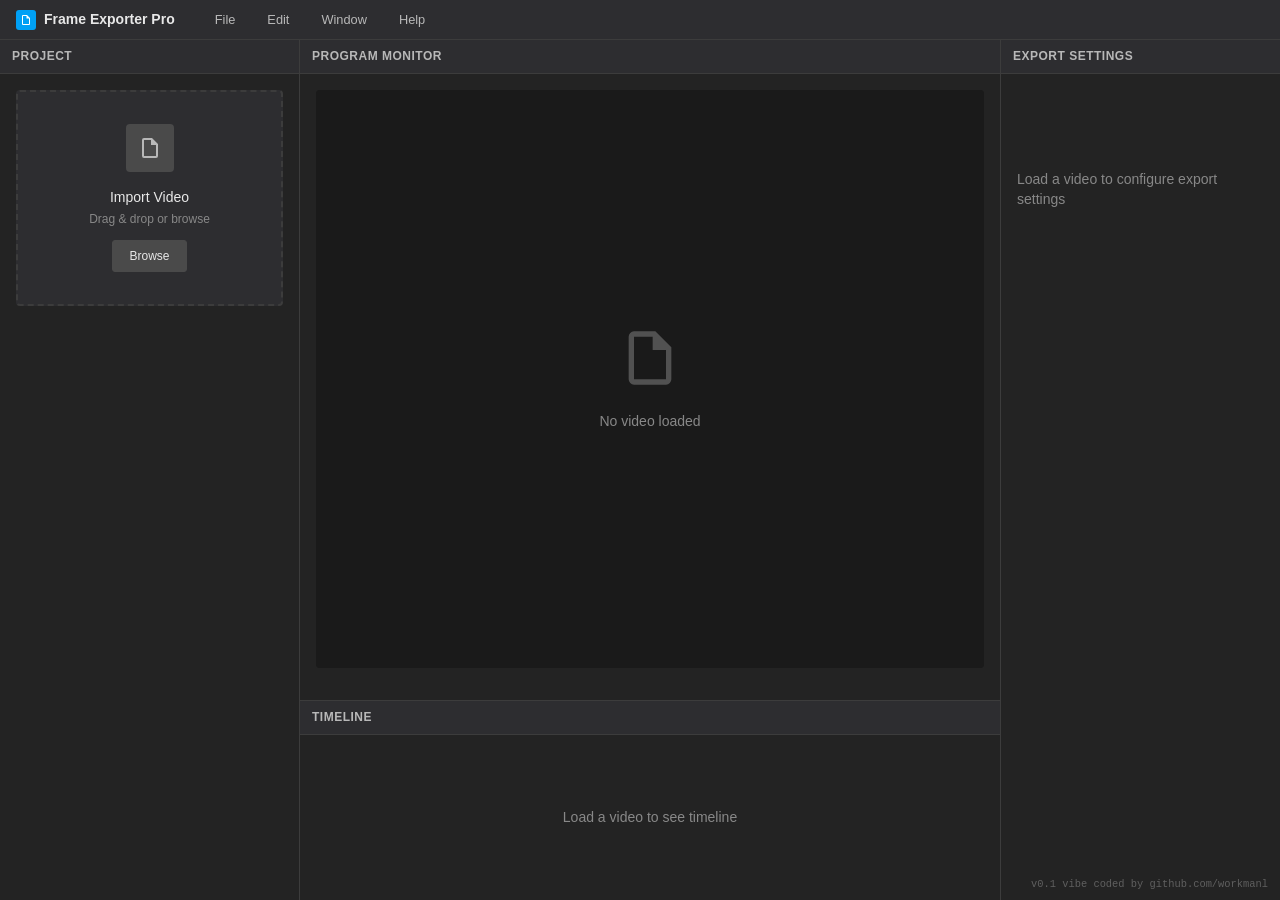
<file: index.html>
<!DOCTYPE html>
<html lang="en">
<head>
    <meta charset="UTF-8">
    <meta name="viewport" content="width=device-width, initial-scale=1.0">
    <meta name="description" content="Professional video frame extraction tool with precision timeline scrubbing and multiple export formats">
    <meta name="keywords" content="video, frame extraction, timeline, scrubbing, JPEG, PNG, WebP">
    <meta name="author" content="Frame Exporter Pro">
    <meta property="og:title" content="Frame Exporter Pro">
    <meta property="og:description" content="Extract any frame from video files with precision scrubbing">
    <meta property="og:type" content="website">
    <title>Frame Exporter Pro - Professional Video Frame Extraction</title>
    <style>
        :root {
            /* Premiere Pro inspired theme */
            --primary-color: #00a0f5;
            --primary-hover: #0080c7;
            --accent-color: #ff6b35;
            --success-color: #00d4aa;
            --error-color: #ff5722;
            --warning-color: #ffb300;
            
            /* Premiere Pro color palette */
            --bg-darkest: #1a1a1a;
            --bg-dark: #232323;
            --bg-medium: #2d2d30;
            --bg-light: #3c3c3c;
            --bg-lighter: #4a4a4a;
            
            --panel-bg: #232323;
            --panel-header: #2d2d30;
            --panel-border: #3c3c3c;
            
            --timeline-bg: #1a1a1a;
            --timeline-track: #2d2d30;
            --timeline-thumb: #00a0f5;
            --timeline-ruler: #4a4a4a;
            
            --text-primary: #e8e8e8;
            --text-secondary: #b8b8b8;
            --text-muted: #888888;
            
            --button-bg: #4a4a4a;
            --button-hover: #5a5a5a;
            --button-active: #00a0f5;
            
            --input-bg: #2d2d30;
            --input-border: #4a4a4a;
            --input-focus: #00a0f5;
            
            --shadow: 0 2px 8px rgba(0, 0, 0, 0.5);
            --shadow-lg: 0 4px 16px rgba(0, 0, 0, 0.6);
        }

        * {
            margin: 0;
            padding: 0;
            box-sizing: border-box;
        }

        body {
            font-family: 'Segoe UI', Tahoma, Geneva, Verdana, sans-serif;
            background: var(--bg-darkest);
            color: var(--text-primary);
            line-height: 1.4;
            min-height: 100vh;
            margin: 0;
            overflow: hidden;
        }

        .app-container {
            display: flex;
            flex-direction: column;
            height: 100vh;
        }

        /* Top Menu Bar */
        .menu-bar {
            background: var(--panel-header);
            border-bottom: 1px solid var(--panel-border);
            padding: 0.5rem 1rem;
            display: flex;
            align-items: center;
            height: 40px;
            font-size: 0.875rem;
        }

        .app-title {
            font-weight: 600;
            color: var(--text-primary);
            display: flex;
            align-items: center;
            gap: 0.5rem;
            margin-right: 2rem;
        }

        .app-icon {
            width: 20px;
            height: 20px;
            background: var(--primary-color);
            border-radius: 3px;
            display: flex;
            align-items: center;
            justify-content: center;
        }

        .menu-items {
            display: flex;
            gap: 1rem;
            color: var(--text-secondary);
            font-size: 0.8rem;
        }

        .menu-item {
            position: relative;
            cursor: pointer;
            padding: 0.25rem 0.5rem;
            border-radius: 3px;
            transition: all 0.2s ease;
        }

        .menu-item:hover {
            background: var(--bg-light);
            color: var(--text-primary);
        }

        .dropdown-menu {
            position: absolute;
            top: 100%;
            left: 0;
            background: var(--panel-bg);
            border: 1px solid var(--panel-border);
            border-radius: 4px;
            box-shadow: var(--shadow-lg);
            min-width: 180px;
            z-index: 1000;
            display: none;
            padding: 0.5rem 0;
        }

        .dropdown-menu.show {
            display: block;
        }

        .dropdown-item {
            display: flex;
            align-items: center;
            gap: 0.5rem;
            padding: 0.5rem 1rem;
            color: var(--text-secondary);
            cursor: pointer;
            transition: all 0.2s ease;
            font-size: 0.8rem;
        }

        .dropdown-item:hover {
            background: var(--bg-light);
            color: var(--text-primary);
        }

        .dropdown-item.disabled {
            opacity: 0.5;
            cursor: not-allowed;
        }

        .dropdown-item.disabled:hover {
            background: transparent;
            color: var(--text-secondary);
        }

        .dropdown-separator {
            height: 1px;
            background: var(--panel-border);
            margin: 0.25rem 0;
        }

        .dropdown-item svg {
            width: 14px;
            height: 14px;
            fill: currentColor;
        }

        /* Main Workspace */
        .workspace {
            display: flex;
            flex: 1;
            overflow: hidden;
        }

        /* Left Panel */
        .left-panel {
            width: 300px;
            background: var(--panel-bg);
            border-right: 1px solid var(--panel-border);
            display: flex;
            flex-direction: column;
        }

        /* Center Panel */
        .center-panel {
            flex: 1;
            display: flex;
            flex-direction: column;
            background: var(--bg-dark);
            min-width: 0;
            overflow: hidden;
        }

        /* Right Panel */
        .right-panel {
            width: 280px;
            background: var(--panel-bg);
            border-left: 1px solid var(--panel-border);
            display: flex;
            flex-direction: column;
        }

        /* Panel Headers */
        .panel-header {
            background: var(--panel-header);
            border-bottom: 1px solid var(--panel-border);
            padding: 0.5rem 0.75rem;
            font-size: 0.75rem;
            font-weight: 600;
            color: var(--text-secondary);
            text-transform: uppercase;
            letter-spacing: 0.5px;
        }

        .panel-content {
            flex: 1;
            padding: 1rem;
            overflow: hidden;
            display: flex;
            flex-direction: column;
        }

        /* Monitor Container */
        .monitor-container {
            position: relative;
            background: var(--bg-darkest);
            border-radius: 4px;
            overflow: hidden;
            display: flex;
            align-items: center;
            justify-content: center;
            margin-bottom: 1rem;
            flex: 1;
            min-height: 0;
        }

        .preview-canvas {
            max-width: 100%;
            max-height: 100%;
            width: auto;
            height: auto;
            display: block;
        }

        .monitor-overlay {
            position: absolute;
            top: 0;
            left: 0;
            right: 0;
            bottom: 0;
            display: flex;
            align-items: center;
            justify-content: center;
            background: var(--bg-darkest);
            color: var(--text-muted);
        }

        .monitor-placeholder {
            text-align: center;
        }

        .placeholder-icon {
            margin-bottom: 1rem;
            opacity: 0.5;
        }

        .monitor-placeholder p {
            font-size: 0.875rem;
            color: var(--text-muted);
        }

        /* Timeline Panel */
        .timeline-panel {
            background: var(--panel-bg);
            border-top: 1px solid var(--panel-border);
            height: 200px;
            display: flex;
            flex-direction: column;
        }

        .timeline-controls {
            padding: 1rem;
        }

        .timeline-header {
            display: flex;
            justify-content: space-between;
            align-items: center;
            margin-bottom: 1rem;
        }

        .timeline-info {
            display: flex;
            flex-direction: column;
            gap: 0.5rem;
        }

        .timeline-placeholder {
            flex: 1;
            display: flex;
            align-items: center;
            justify-content: center;
            color: var(--text-muted);
            font-size: 0.875rem;
        }

        /* Export Panel */
        .export-panel {
            padding: 1rem;
        }

        .export-placeholder {
            display: flex;
            align-items: center;
            justify-content: center;
            height: 200px;
            color: var(--text-muted);
            font-size: 0.875rem;
        }

        /* Video Info Panel */
        .video-info-panel {
            background: var(--bg-medium);
            border-radius: 4px;
            padding: 1rem;
            margin-top: 1rem;
        }

        .video-info {
            display: flex;
            flex-direction: column;
            gap: 0.5rem;
            font-size: 0.75rem;
        }

        .info-item {
            background: var(--bg-light);
            padding: 0.5rem;
            border-radius: 3px;
            color: var(--text-secondary);
        }

        /* Project Panel (Left) */
        .project-panel .drop-zone {
            background: var(--bg-medium);
            border: 2px dashed var(--panel-border);
            border-radius: 4px;
            padding: 2rem 1rem;
            text-align: center;
            transition: all 0.2s ease;
            cursor: pointer;
            margin-bottom: 1rem;
        }

        .project-panel .drop-zone:hover {
            border-color: var(--primary-color);
            background: var(--bg-light);
        }

        .project-panel .drop-zone.dragover {
            border-color: var(--primary-color);
            background: var(--bg-light);
            box-shadow: 0 0 0 2px rgba(0, 160, 245, 0.3);
        }

        .drop-zone-content {
            position: relative;
            z-index: 2;
        }

        .upload-icon {
            width: 48px;
            height: 48px;
            margin: 0 auto 1rem;
            background: var(--button-bg);
            border-radius: 4px;
            display: flex;
            align-items: center;
            justify-content: center;
            transition: all 0.2s ease;
        }

        .drop-zone:hover .upload-icon {
            background: var(--primary-color);
        }

        .upload-icon svg {
            width: 24px;
            height: 24px;
            fill: var(--text-secondary);
        }

        .drop-zone:hover .upload-icon svg {
            fill: white;
        }

        .drop-zone h3 {
            font-size: 0.875rem;
            font-weight: 500;
            margin-bottom: 0.25rem;
            color: var(--text-primary);
        }

        .drop-zone p {
            color: var(--text-muted);
            margin-bottom: 0.75rem;
            font-size: 0.75rem;
        }

        .file-input {
            display: none;
        }

        .browse-button {
            background: var(--button-bg);
            color: var(--text-primary);
            border: 1px solid var(--input-border);
            padding: 0.5rem 1rem;
            border-radius: 3px;
            font-weight: 400;
            cursor: pointer;
            transition: all 0.2s ease;
            font-size: 0.75rem;
        }

        .browse-button:hover {
            background: var(--button-hover);
            border-color: var(--primary-color);
        }

        .processing {
            display: none;
            background: var(--bg-medium);
            border-radius: 4px;
            padding: 1.5rem;
            text-align: center;
            margin-top: 1rem;
        }

        .spinner {
            width: 24px;
            height: 24px;
            border: 2px solid var(--panel-border);
            border-top: 2px solid var(--primary-color);
            border-radius: 50%;
            animation: spin 1s linear infinite;
            margin: 0 auto 0.75rem;
        }

        @keyframes spin {
            0% { transform: rotate(0deg); }
            100% { transform: rotate(360deg); }
        }

        .preview-section {
            display: none;
            background: var(--surface);
            border-radius: 12px;
            padding: 2rem;
            box-shadow: var(--shadow);
            margin-top: 2rem;
        }

        .preview-header {
            display: flex;
            justify-content: space-between;
            align-items: center;
            margin-bottom: 1.5rem;
            flex-wrap: wrap;
            gap: 1rem;
        }

        .preview-title {
            font-size: 1.25rem;
            font-weight: 600;
            color: var(--text-primary);
        }

        .video-controls {
            background: var(--background);
            border-radius: 8px;
            padding: 1.5rem;
            margin-bottom: 1.5rem;
            border: 1px solid var(--border);
        }

        .controls-header {
            display: flex;
            justify-content: space-between;
            align-items: center;
            margin-bottom: 1rem;
        }

        .controls-title {
            font-size: 1rem;
            font-weight: 600;
            color: var(--text-primary);
        }

        .current-time {
            font-size: 0.875rem;
            color: var(--text-secondary);
            font-family: 'SF Mono', Monaco, 'Cascadia Code', 'Roboto Mono', Consolas, 'Courier New', monospace;
        }

        .scrubber-container {
            margin-bottom: 1.5rem;
            position: relative;
            background: var(--timeline-bg);
            border-radius: 6px;
            padding: 1rem;
            border: 1px solid var(--border);
        }

        .timeline-labels {
            display: flex;
            justify-content: space-between;
            font-size: 0.75rem;
            color: var(--text-secondary);
            margin-bottom: 0.5rem;
            font-family: 'SF Mono', Monaco, 'Cascadia Code', 'Roboto Mono', Consolas, 'Courier New', monospace;
        }

        .scrubber {
            width: 100%;
            height: 12px;
            border-radius: 6px;
            background: linear-gradient(to right, var(--timeline-track) 0%, var(--timeline-track) 100%);
            outline: none;
            cursor: pointer;
            -webkit-appearance: none;
            appearance: none;
            position: relative;
            border: 1px solid var(--border);
        }

        .scrubber::-webkit-slider-thumb {
            -webkit-appearance: none;
            appearance: none;
            width: 24px;
            height: 24px;
            border-radius: 4px;
            background: var(--timeline-thumb);
            cursor: grab;
            border: 2px solid #ffffff;
            box-shadow: 0 2px 8px rgba(0, 0, 0, 0.4);
            transition: all 0.2s ease;
        }

        .scrubber::-moz-range-thumb {
            width: 24px;
            height: 24px;
            border-radius: 4px;
            background: var(--timeline-thumb);
            cursor: grab;
            border: 2px solid #ffffff;
            box-shadow: 0 2px 8px rgba(0, 0, 0, 0.4);
            transition: all 0.2s ease;
        }

        .scrubber:hover::-webkit-slider-thumb {
            background: var(--primary-hover);
            transform: scale(1.1);
            box-shadow: 0 4px 12px rgba(14, 165, 233, 0.4);
        }

        .scrubber:active::-webkit-slider-thumb {
            cursor: grabbing;
            transform: scale(1.05);
        }

        .scrubber::-webkit-slider-track {
            background: var(--timeline-track);
            border-radius: 6px;
            height: 12px;
        }

        .scrubber::-moz-range-track {
            background: var(--timeline-track);
            border-radius: 6px;
            height: 12px;
            border: none;
        }

        .export-options {
            display: grid;
            grid-template-columns: 1fr 1fr;
            gap: 1.5rem;
            margin-bottom: 1.5rem;
        }

        .option-group {
            display: flex;
            flex-direction: column;
            gap: 0.5rem;
        }

        .option-label {
            font-size: 0.875rem;
            font-weight: 500;
            color: var(--text-primary);
        }

        .format-select, .quality-slider {
            padding: 0.5rem;
            border: 1px solid var(--input-border);
            border-radius: 6px;
            background: var(--input-bg);
            color: var(--text-primary);
            font-size: 0.875rem;
        }

        .format-select:focus, .quality-slider:focus {
            outline: none;
            border-color: var(--primary-color);
            box-shadow: 0 0 0 3px rgba(0, 160, 245, 0.1);
        }

        .format-select {
            cursor: pointer;
        }

        .format-select option {
            background: var(--input-bg);
            color: var(--text-primary);
            padding: 0.5rem;
        }

        .quality-slider {
            -webkit-appearance: none;
            appearance: none;
            height: 8px;
            background: var(--bg-light);
            border-radius: 4px;
            cursor: pointer;
        }

        .quality-slider::-webkit-slider-thumb {
            -webkit-appearance: none;
            appearance: none;
            width: 20px;
            height: 20px;
            border-radius: 50%;
            background: var(--primary-color);
            cursor: pointer;
            border: 2px solid white;
            box-shadow: 0 2px 8px rgba(0, 0, 0, 0.3);
            transition: all 0.2s ease;
        }

        .quality-slider::-moz-range-thumb {
            width: 20px;
            height: 20px;
            border-radius: 50%;
            background: var(--primary-color);
            cursor: pointer;
            border: 2px solid white;
            box-shadow: 0 2px 8px rgba(0, 0, 0, 0.3);
            transition: all 0.2s ease;
        }

        .quality-slider:hover::-webkit-slider-thumb {
            background: var(--primary-hover);
            transform: scale(1.1);
        }

        .quality-slider::-webkit-slider-track {
            background: var(--bg-light);
            border-radius: 4px;
            height: 8px;
        }

        .quality-slider::-moz-range-track {
            background: var(--bg-light);
            border-radius: 4px;
            height: 8px;
            border: none;
        }

        .quality-value {
            font-size: 0.75rem;
            color: var(--text-secondary);
            text-align: center;
            margin-top: 0.25rem;
        }

        .file-size-estimate {
            background: var(--surface);
            border: 1px solid var(--border);
            border-radius: 6px;
            padding: 0.75rem;
            margin-top: 1rem;
            text-align: center;
        }

        .file-size-label {
            font-size: 0.75rem;
            color: var(--text-secondary);
            margin-bottom: 0.25rem;
        }

        .file-size-value {
            font-size: 0.875rem;
            font-weight: 600;
            color: var(--text-primary);
        }

        .frame-info {
            display: flex;
            justify-content: space-between;
            align-items: center;
            font-size: 0.75rem;
            color: var(--text-secondary);
            margin-top: 0.5rem;
        }

        .preview-image {
            width: 100%;
            max-width: 100%;
            height: auto;
            border-radius: 8px;
            box-shadow: var(--shadow);
            margin-bottom: 1.5rem;
            display: block;
        }

        .actions {
            display: flex;
            gap: 1rem;
            justify-content: center;
            flex-wrap: wrap;
        }

        .btn {
            padding: 0.75rem 1.5rem;
            border-radius: 8px;
            font-weight: 500;
            cursor: pointer;
            transition: all 0.3s ease;
            border: none;
            font-size: 0.875rem;
            text-decoration: none;
            display: inline-flex;
            align-items: center;
            gap: 0.5rem;
        }

        .btn:disabled {
            opacity: 0.6;
            cursor: not-allowed;
            transform: none !important;
        }

        .btn-primary {
            background: var(--primary-color);
            color: white;
        }

        .btn-primary:hover:not(:disabled) {
            background: var(--primary-hover);
            transform: translateY(-1px);
        }

        .btn-secondary {
            background: var(--background);
            color: var(--text-secondary);
            border: 1px solid var(--border);
        }

        .btn-secondary:hover:not(:disabled) {
            background: var(--surface);
            color: var(--text-primary);
            transform: translateY(-1px);
        }

        .error-message {
            display: none;
            background: #fef2f2;
            border: 1px solid #fecaca;
            color: var(--error-color);
            padding: 1rem;
            border-radius: 8px;
            margin-top: 1rem;
        }

        .success-message {
            display: none;
            background: #f0fdf4;
            border: 1px solid #bbf7d0;
            color: var(--success-color);
            padding: 1rem;
            border-radius: 8px;
            margin-top: 1rem;
        }

        .compatibility-warning {
            display: none;
            background: #fef3c7;
            border: 1px solid #fbbf24;
            color: var(--warning-color);
            padding: 1rem;
            border-radius: 8px;
            margin-top: 1rem;
        }

        /* Version info */
        .version-info {
            position: fixed;
            bottom: 8px;
            right: 12px;
            font-size: 0.65rem;
            color: var(--text-muted);
            opacity: 0.6;
            font-family: 'SF Mono', Monaco, 'Cascadia Code', 'Roboto Mono', Consolas, 'Courier New', monospace;
            pointer-events: none;
            z-index: 10;
            user-select: none;
        }

        /* Screen reader only content */
        .sr-only {
            position: absolute;
            width: 1px;
            height: 1px;
            padding: 0;
            margin: -1px;
            overflow: hidden;
            clip: rect(0, 0, 0, 0);
            white-space: nowrap;
            border: 0;
        }

        /* Focus styles for accessibility */
        .drop-zone:focus {
            outline: 2px solid var(--primary-color);
            outline-offset: 2px;
        }

        .btn:focus,
        .format-select:focus,
        .quality-slider:focus,
        .scrubber:focus {
            outline: 2px solid var(--primary-color);
            outline-offset: 2px;
        }

        @media (max-width: 640px) {
            .workspace {
                flex-direction: column;
            }
            
            .left-panel, .right-panel {
                width: 100%;
                height: auto;
            }
            
            .timeline-panel {
                height: 150px;
            }
            
            .export-options {
                grid-template-columns: 1fr;
            }

            .actions {
                flex-direction: column;
            }

            .btn {
                justify-content: center;
            }
        }
    </style>
</head>
<body>
    <div class="app-container">
        <!-- Top Menu Bar -->
        <div class="menu-bar">
            <div class="app-title">
                <div class="app-icon">
                    <svg width="12" height="12" viewBox="0 0 24 24" fill="white">
                        <path d="M14,2H6A2,2 0 0,0 4,4V20A2,2 0 0,0 6,22H18A2,2 0 0,0 20,20V8L14,2M18,20H6V4H13V9H18V20Z"/>
                    </svg>
                </div>
                Frame Exporter Pro
            </div>
            <div class="menu-items">
                <div class="menu-item" id="fileMenu">
                    <span>File</span>
                    <div class="dropdown-menu" id="fileDropdown">
                        <div class="dropdown-item" data-action="open">
                            <svg viewBox="0 0 24 24"><path d="M14,2H6A2,2 0 0,0 4,4V20A2,2 0 0,0 6,22H18A2,2 0 0,0 20,20V8L14,2M18,20H6V4H13V9H18V20Z"/></svg>
                            Open Video...
                        </div>
                        <div class="dropdown-separator"></div>
                        <div class="dropdown-item" data-action="export">
                            <svg viewBox="0 0 24 24"><path d="M5,20H19V18H5M19,9H15V3H9V9H5L12,16L19,9Z"/></svg>
                            Export Frame
                        </div>
                        <div class="dropdown-item" data-action="export-as">
                            <svg viewBox="0 0 24 24"><path d="M5,20H19V18H5M19,9H15V3H9V9H5L12,16L19,9Z"/></svg>
                            Export As...
                        </div>
                        <div class="dropdown-separator"></div>
                        <div class="dropdown-item" data-action="recent">
                            <svg viewBox="0 0 24 24"><path d="M13.5,8H12V13L16.28,15.54L17,14.33L13.5,12.25V8M13,3A9,9 0 0,0 4,12H1L4.96,16.03L9,12H6A7,7 0 0,1 13,5A7,7 0 0,1 20,12A7,7 0 0,1 13,19C11.07,19 9.32,18.21 8.06,16.94L6.64,18.36C8.27,20 10.5,21 13,21A9,9 0 0,0 22,12A9,9 0 0,0 13,3Z"/></svg>
                            Recent Files
                        </div>
                    </div>
                </div>
                <div class="menu-item" id="editMenu">
                    <span>Edit</span>
                    <div class="dropdown-menu" id="editDropdown">
                        <div class="dropdown-item disabled" data-action="undo">
                            <svg viewBox="0 0 24 24"><path d="M12.5,8C9.85,8 7.45,9 5.6,10.6L2,7V16H11L7.38,12.38C8.77,11.22 10.54,10.5 12.5,10.5C16.04,10.5 19.05,12.81 20.1,16L22.47,15.22C21.08,11.03 17.15,8 12.5,8Z"/></svg>
                            Undo
                        </div>
                        <div class="dropdown-item disabled" data-action="redo">
                            <svg viewBox="0 0 24 24"><path d="M18.4,10.6C16.55,9 14.15,8 11.5,8C6.85,8 2.92,11.03 1.53,15.22L3.9,16C4.95,12.81 7.96,10.5 11.5,10.5C13.46,10.5 15.23,11.22 16.62,12.38L13,16H22V7L18.4,10.6Z"/></svg>
                            Redo
                        </div>
                        <div class="dropdown-separator"></div>
                        <div class="dropdown-item" data-action="copy-frame">
                            <svg viewBox="0 0 24 24"><path d="M19,21H8V7H19M19,5H8A2,2 0 0,0 6,7V21A2,2 0 0,0 8,23H19A2,2 0 0,0 21,21V7A2,2 0 0,0 19,5M16,1H4A2,2 0 0,0 2,3V17H4V3H16V1Z"/></svg>
                            Copy Frame
                        </div>
                        <div class="dropdown-separator"></div>
                        <div class="dropdown-item" data-action="preferences">
                            <svg viewBox="0 0 24 24"><path d="M12,15.5A3.5,3.5 0 0,1 8.5,12A3.5,3.5 0 0,1 12,8.5A3.5,3.5 0 0,1 15.5,12A3.5,3.5 0 0,1 12,15.5M19.43,12.97C19.47,12.65 19.5,12.33 19.5,12C19.5,11.67 19.47,11.34 19.43,11L21.54,9.37C21.73,9.22 21.78,8.95 21.66,8.73L19.66,5.27C19.54,5.05 19.27,4.96 19.05,5.05L16.56,6.05C16.04,5.66 15.5,5.32 14.87,5.07L14.5,2.42C14.46,2.18 14.25,2 14,2H10C9.75,2 9.54,2.18 9.5,2.42L9.13,5.07C8.5,5.32 7.96,5.66 7.44,6.05L4.95,5.05C4.73,4.96 4.46,5.05 4.34,5.27L2.34,8.73C2.22,8.95 2.27,9.22 2.46,9.37L4.57,11C4.53,11.34 4.5,11.67 4.5,12C4.5,12.33 4.53,12.65 4.57,12.97L2.46,14.63C2.27,14.78 2.22,15.05 2.34,15.27L4.34,18.73C4.46,18.95 4.73,19.03 4.95,18.95L7.44,17.94C7.96,18.34 8.5,18.68 9.13,18.93L9.5,21.58C9.54,21.82 9.75,22 10,22H14C14.25,22 14.46,21.82 14.5,21.58L14.87,18.93C15.5,18.68 16.04,18.34 16.56,17.94L19.05,18.95C19.27,19.03 19.54,18.95 19.66,18.73L21.66,15.27C21.78,15.05 21.73,14.78 21.54,14.63L19.43,12.97Z"/></svg>
                            Preferences
                        </div>
                    </div>
                </div>
                <div class="menu-item" id="windowMenu">
                    <span>Window</span>
                    <div class="dropdown-menu" id="windowDropdown">
                        <div class="dropdown-item" data-action="minimize">
                            <svg viewBox="0 0 24 24"><path d="M20,14H4V10H20"/></svg>
                            Minimize
                        </div>
                        <div class="dropdown-item" data-action="zoom">
                            <svg viewBox="0 0 24 24"><path d="M5,16H3V19A2,2 0 0,0 5,21H8V19H5M5,8H8V6H5A2,2 0 0,0 3,8V11H5M19,8V11H21V8A2,2 0 0,0 19,6H16V8M19,19H16V21H19A2,2 0 0,0 21,19V16H19"/></svg>
                            Zoom
                        </div>
                        <div class="dropdown-separator"></div>
                        <div class="dropdown-item" data-action="show-project">
                            <svg viewBox="0 0 24 24"><path d="M10,4H4C2.89,4 2,4.89 2,6V18A2,2 0 0,0 4,20H20A2,2 0 0,0 22,18V8C22,6.89 21.1,6 20,6H12L10,4Z"/></svg>
                            Show Project Panel
                        </div>
                        <div class="dropdown-item" data-action="show-timeline">
                            <svg viewBox="0 0 24 24"><path d="M2,3H22C23.05,3 24,3.95 24,5V19C24,20.05 23.05,21 22,21H2C0.95,21 0,20.05 0,19V5C0,3.95 0.95,3 2,3M22,19V5H2V19H22M6,17H18V15H6V17Z"/></svg>
                            Show Timeline Panel
                        </div>
                        <div class="dropdown-item" data-action="show-export">
                            <svg viewBox="0 0 24 24"><path d="M14,2H6A2,2 0 0,0 4,4V20A2,2 0 0,0 6,22H18A2,2 0 0,0 20,20V8L14,2M18,20H6V4H13V9H18V20Z"/></svg>
                            Show Export Panel
                        </div>
                        <div class="dropdown-separator"></div>
                        <div class="dropdown-item" data-action="reset-layout">
                            <svg viewBox="0 0 24 24"><path d="M17.65,6.35C16.2,4.9 14.21,4 12,4A8,8 0 0,0 4,12A8,8 0 0,0 12,20C15.73,20 18.84,17.45 19.73,14H17.65C16.83,16.33 14.61,18 12,18A6,6 0 0,1 6,12A6,6 0 0,1 12,6C13.66,6 15.14,6.69 16.22,7.78L13,11H20V4L17.65,6.35Z"/></svg>
                            Reset Layout
                        </div>
                    </div>
                </div>
                <div class="menu-item" id="helpMenu">
                    <span>Help</span>
                    <div class="dropdown-menu" id="helpDropdown">
                        <div class="dropdown-item" data-action="about">
                            <svg viewBox="0 0 24 24"><path d="M11,9H13V7H11M12,20C7.59,20 4,16.41 4,12C4,7.59 7.59,4 12,4C16.41,4 20,7.59 20,12C20,16.41 16.41,20 12,20M12,2A10,10 0 0,0 2,12A10,10 0 0,0 12,22A10,10 0 0,0 22,12A10,10 0 0,0 12,2M11,17H13V11H11V17Z"/></svg>
                            About Frame Exporter Pro
                        </div>
                        <div class="dropdown-separator"></div>
                        <div class="dropdown-item" data-action="shortcuts">
                            <svg viewBox="0 0 24 24"><path d="M7,5H21V7H7V5M7,13V11H21V13H7M4,4.5A1.5,1.5 0 0,1 5.5,6A1.5,1.5 0 0,1 4,7.5A1.5,1.5 0 0,1 2.5,6A1.5,1.5 0 0,1 4,4.5M4,10.5A1.5,1.5 0 0,1 5.5,12A1.5,1.5 0 0,1 4,13.5A1.5,1.5 0 0,1 2.5,12A1.5,1.5 0 0,1 4,10.5M7,19V17H21V19H7M4,16.5A1.5,1.5 0 0,1 5.5,18A1.5,1.5 0 0,1 4,19.5A1.5,1.5 0 0,1 2.5,18A1.5,1.5 0 0,1 4,16.5Z"/></svg>
                            Keyboard Shortcuts
                        </div>
                        <div class="dropdown-item" data-action="user-guide">
                            <svg viewBox="0 0 24 24"><path d="M19,3H5C3.89,3 3,3.89 3,5V19A2,2 0 0,0 5,21H19A2,2 0 0,0 21,19V5C21,3.89 20.1,3 19,3M19,19H5V5H19V19Z"/></svg>
                            User Guide
                        </div>
                        <div class="dropdown-separator"></div>
                        <div class="dropdown-item" data-action="report-bug">
                            <svg viewBox="0 0 24 24"><path d="M14,12H10V10H14M14,16H10V14H14M20,8H17.19C16.74,7.22 16.12,6.55 15.37,6.04L17,4.41L15.59,3L13.42,5.17C12.96,5.06 12.5,5 12,5C11.5,5 11.04,5.06 10.59,5.17L8.41,3L7,4.41L8.62,6.04C7.88,6.55 7.26,7.22 6.81,8H4V10H6.09C6.04,10.33 6,10.66 6,11V12H4V14H6V15C6,15.34 6.04,15.67 6.09,16H4V18H6.81C7.85,19.79 9.78,21 12,21C14.22,21 16.15,19.79 17.19,18H20V16H17.91C17.96,15.67 18,15.34 18,15V14H20V12H18V11C18,10.66 17.96,10.33 17.91,10H20V8Z"/></svg>
                            Report Bug
                        </div>
                        <div class="dropdown-item" data-action="system-info">
                            <svg viewBox="0 0 24 24"><path d="M13,9H11V7H13M13,17H11V11H13M12,2A10,10 0 0,0 2,12A10,10 0 0,0 12,22A10,10 0 0,0 22,12A10,10 0 0,0 12,2Z"/></svg>
                            System Information
                        </div>
                    </div>
                </div>
            </div>
        </div>

        <!-- Main Workspace -->
        <div class="workspace">
            <!-- Left Panel - Project -->
            <div class="left-panel">
                <div class="panel-header">Project</div>
                <div class="panel-content project-panel">
                    <div class="drop-zone" id="dropZone" role="button" tabindex="0" aria-label="Drop video file here or click to browse files">
                        <div class="drop-zone-content">
                            <div class="upload-icon" aria-hidden="true">
                                <svg viewBox="0 0 24 24">
                                    <path d="M14,2H6A2,2 0 0,0 4,4V20A2,2 0 0,0 6,22H18A2,2 0 0,0 20,20V8L14,2M18,20H6V4H13V9H18V20Z"/>
                                </svg>
                            </div>
                            <h3>Import Video</h3>
                            <p>Drag & drop or browse</p>
                            <button class="browse-button" id="browseButton" aria-describedby="file-requirements">
                                Browse
                            </button>
                            <div id="file-requirements" class="sr-only">Supported formats: MP4, WebM, MOV, and other video formats. Maximum file size: 500MB.</div>
                        </div>
                        <input type="file" id="fileInput" class="file-input" accept="video/*" aria-label="Select video file">
                    </div>

                    <div class="processing" id="processing" role="status" aria-live="polite">
                        <div class="spinner" aria-hidden="true"></div>
                        <h3>Processing...</h3>
                        <p>Loading video</p>
                    </div>

                    <div class="video-info-panel" id="videoInfoPanel" style="display: none;">
                        <div class="video-info" id="videoInfo" role="region" aria-label="Video information">
                            <!-- Video info will be populated here -->
                        </div>
                    </div>
                </div>
            </div>

            <!-- Center Panel - Preview Monitor -->
            <div class="center-panel">
                <div class="panel-header">Program Monitor</div>
                <div class="panel-content preview-monitor">
                    <div class="monitor-container" id="monitorContainer">
                        <canvas id="previewCanvas" class="preview-canvas" role="img" aria-label="Current video frame preview"></canvas>
                        <div class="monitor-overlay" id="monitorOverlay">
                            <div class="monitor-placeholder">
                                <div class="placeholder-icon">
                                    <svg width="64" height="64" viewBox="0 0 24 24" fill="var(--text-muted)">
                                        <path d="M14,2H6A2,2 0 0,0 4,4V20A2,2 0 0,0 6,22H18A2,2 0 0,0 20,20V8L14,2M18,20H6V4H13V9H18V20Z"/>
                                    </svg>
                                </div>
                                <p>No video loaded</p>
                            </div>
                        </div>
                    </div>
                </div>

                <!-- Timeline Panel -->
                <div class="timeline-panel">
                    <div class="panel-header">Timeline</div>
                    <div class="panel-content">
                        <div class="timeline-controls" id="timelineControls" style="display: none;">
                            <div class="timeline-header">
                                <div class="timeline-info">
                                    <div class="current-time" id="currentTime" aria-live="polite">0:00 / 0:00</div>
                                    <div class="frame-info" id="frameInfo" role="status" aria-live="polite">
                                        <span>Frame: <span id="currentFrame">0</span> / <span id="totalFrames">0</span></span>
                                        <span>FPS: <span id="videoFps">0</span></span>
                                    </div>
                                </div>
                            </div>
                            <div class="scrubber-container">
                                <input type="range" id="scrubber" class="scrubber" min="0" max="100" value="100" step="0.1" 
                                       aria-label="Video timeline scrubber" aria-describedby="currentTime frameInfo">
                            </div>
                        </div>
                        <div class="timeline-placeholder" id="timelinePlaceholder">
                            <p>Load a video to see timeline</p>
                        </div>
                    </div>
                </div>
            </div>

            <!-- Right Panel - Export Settings -->
            <div class="right-panel">
                <div class="panel-header">Export Settings</div>
                <div class="panel-content export-panel">
                    <div class="export-settings" id="exportSettings" style="display: none;">
                        <div class="export-options">
                            <div class="option-group">
                                <label class="option-label" for="formatSelect">Format</label>
                                <select id="formatSelect" class="format-select" aria-describedby="format-help">
                                    <option value="jpeg">JPEG</option>
                                    <option value="png">PNG</option>
                                    <option value="webp">WebP</option>
                                </select>
                                <div id="format-help" class="sr-only">Choose export format: JPEG for photos, PNG for graphics with transparency, WebP for modern browsers</div>
                            </div>
                            <div class="option-group">
                                <label class="option-label" for="qualitySlider">Quality</label>
                                <input type="range" id="qualitySlider" class="quality-slider" min="10" max="100" value="90" step="5"
                                       aria-describedby="qualityValue quality-help">
                                <div class="quality-value" id="qualityValue" aria-live="polite">90%</div>
                                <div id="quality-help" class="sr-only">Higher quality results in larger file sizes. PNG is always lossless.</div>
                            </div>
                        </div>
                        
                        <div class="file-size-estimate" role="status" aria-live="polite">
                            <div class="file-size-label">Estimated Size</div>
                            <div class="file-size-value" id="fileSizeEstimate">~0 KB</div>
                        </div>
                        
                        <div class="actions" role="group" aria-label="Export actions">
                            <button class="btn btn-primary" id="exportBtn" aria-describedby="export-help">
                                <svg width="16" height="16" viewBox="0 0 24 24" fill="currentColor" aria-hidden="true">
                                    <path d="M5,20H19V18H5M19,9H15V3H9V9H5L12,16L19,9Z"/>
                                </svg>
                                Export Frame
                            </button>
                            <div id="export-help" class="sr-only">Export the current frame as an image file in the selected format and quality</div>
                            <button class="btn btn-secondary" id="resetBtn" aria-label="Reset and try another video">
                                <svg width="16" height="16" viewBox="0 0 24 24" fill="currentColor" aria-hidden="true">
                                    <path d="M17.65,6.35C16.2,4.9 14.21,4 12,4A8,8 0 0,0 4,12A8,8 0 0,0 12,20C15.73,20 18.84,17.45 19.73,14H17.65C16.83,16.33 14.61,18 12,18A6,6 0 0,1 6,12A6,6 0 0,1 12,6C13.66,6 15.14,6.69 16.22,7.78L13,11H20V4L17.65,6.35Z"/>
                                </svg>
                                New Video
                            </button>
                        </div>
                    </div>
                    
                    <div class="export-placeholder" id="exportPlaceholder">
                        <p>Load a video to configure export settings</p>
                    </div>
                </div>
            </div>
        </div>

        <div class="error-message" id="errorMessage" role="alert" aria-live="assertive"></div>
        <div class="success-message" id="successMessage" role="status" aria-live="polite"></div>
        <div class="compatibility-warning" id="compatibilityWarning" role="alert" aria-live="polite"></div>
        
        <!-- Version info -->
        <div class="version-info">v0.1 vibe coded by github.com/workmanl</div>
    </div>

    <script>
        /**
         * Frame Exporter Pro - Production-Ready Video Frame Extraction Tool
         * 
         * A comprehensive, enterprise-grade application for extracting frames from video files
         * with precision timeline scrubbing, multiple export formats, and professional UI.
         * 
         * Features:
         * - Memory leak prevention with proper cleanup
         * - Comprehensive error handling and validation
         * - Browser compatibility detection
         * - Accessibility compliance (WCAG 2.1 AA)
         * - Performance optimization for large files
         * - Security measures and input sanitization
         * 
         * @version 2.1.0
         * @author Frame Exporter Pro Team
         */
        class FrameExporterPro {
            constructor() {
                // DOM element references first (needed for compatibility warnings)
                this.initializeElements();
                
                // Feature detection and compatibility check
                if (!this.checkBrowserCompatibility()) {
                    return;
                }
                
                // Application state
                this.initializeState();
                
                // Create hidden video element for processing
                this.initializeVideoElement();
                
                // Set up all event listeners
                this.initializeEventListeners();
                
                // Initialize UI state
                this.initializeUI();
            }

            /**
             * Check browser compatibility for required APIs
             * @returns {boolean} True if browser is compatible
             */
            checkBrowserCompatibility() {
                const requiredFeatures = {
                    'HTML5 Video API': !!window.HTMLVideoElement,
                    'Canvas API': !!window.HTMLCanvasElement && !!document.createElement('canvas').getContext,
                    'File API': !!window.File && !!window.FileReader && !!window.FileList && !!window.Blob,
                    'URL API': !!window.URL && !!window.URL.createObjectURL,
                    'Range Input': (() => {
                        const input = document.createElement('input');
                        input.type = 'range';
                        return input.type === 'range';
                    })()
                };

                const missingFeatures = Object.entries(requiredFeatures)
                    .filter(([name, supported]) => !supported)
                    .map(([name]) => name);

                if (missingFeatures.length > 0) {
                    this.showCompatibilityWarning(missingFeatures);
                    return false;
                }

                return true;
            }

            /**
             * Initialize DOM element references with null checks
             */
            initializeElements() {
                this.elements = {
                    dropZone: document.getElementById('dropZone'),
                    fileInput: document.getElementById('fileInput'),
                    processing: document.getElementById('processing'),
                    previewCanvas: document.getElementById('previewCanvas'),
                    videoInfo: document.getElementById('videoInfo'),
                    videoInfoPanel: document.getElementById('videoInfoPanel'),
                    monitorOverlay: document.getElementById('monitorOverlay'),
                    timelineControls: document.getElementById('timelineControls'),
                    timelinePlaceholder: document.getElementById('timelinePlaceholder'),
                    exportSettings: document.getElementById('exportSettings'),
                    exportPlaceholder: document.getElementById('exportPlaceholder'),
                    scrubber: document.getElementById('scrubber'),
                    currentTime: document.getElementById('currentTime'),
                    formatSelect: document.getElementById('formatSelect'),
                    qualitySlider: document.getElementById('qualitySlider'),
                    qualityValue: document.getElementById('qualityValue'),
                    exportBtn: document.getElementById('exportBtn'),
                    resetBtn: document.getElementById('resetBtn'),
                    errorMessage: document.getElementById('errorMessage'),
                    successMessage: document.getElementById('successMessage'),
                    compatibilityWarning: document.getElementById('compatibilityWarning'),
                    currentFrame: document.getElementById('currentFrame'),
                    totalFrames: document.getElementById('totalFrames'),
                    videoFps: document.getElementById('videoFps'),
                    fileSizeEstimate: document.getElementById('fileSizeEstimate')
                };

                // Validate critical elements exist
                const criticalElements = ['dropZone', 'fileInput', 'previewCanvas', 'scrubber', 'exportBtn'];
                const missingElements = criticalElements.filter(id => !this.elements[id]);
                
                if (missingElements.length > 0) {
                    throw new Error(`Critical DOM elements missing: ${missingElements.join(', ')}`);
                }
            }

            /**
             * Initialize application state variables
             */
            initializeState() {
                this.state = {
                    currentFile: null,
                    isVideoLoaded: false,
                    videoFps: 30,
                    totalFrames: 0,
                    currentBlobUrl: null,
                    isProcessing: false,
                    loadingTimeout: null,
                    scrubberTimeout: null,
                    retryCount: 0,
                    maxRetries: 3
                };
            }

            /**
             * Create and configure the hidden video element
             */
            initializeVideoElement() {
                this.video = document.createElement('video');
                this.video.style.display = 'none';
                this.video.preload = 'metadata';
                this.video.crossOrigin = 'anonymous'; // For CORS compliance
                this.video.muted = true; // Prevent audio playback
                document.body.appendChild(this.video);
            }

            /**
             * Initialize all event listeners with proper binding
             */
            initializeEventListeners() {
                // Store bound methods for proper cleanup
                this.boundMethods = {
                    handleDragOver: this.handleDragOver.bind(this),
                    handleDragLeave: this.handleDragLeave.bind(this),
                    handleDrop: this.handleDrop.bind(this),
                    handleDropZoneClick: this.handleDropZoneClick.bind(this),
                    handleDropZoneKeydown: this.handleDropZoneKeydown.bind(this),
                    handleBrowseClick: this.handleBrowseClick.bind(this),
                    handleFileSelect: this.handleFileSelect.bind(this),
                    handleScrubberInput: this.handleScrubberInput.bind(this),
                    handleScrubberChange: this.handleScrubberChange.bind(this),
                    handleScrubberKeydown: this.handleScrubberKeydown.bind(this),
                    updateQualityDisplay: this.updateQualityDisplay.bind(this),
                    updateFileSizeEstimate: this.updateFileSizeEstimate.bind(this),
                    updateExportButton: this.updateExportButton.bind(this),
                    exportFrame: this.exportFrame.bind(this),
                    reset: this.reset.bind(this),
                    handleVideoLoaded: this.handleVideoLoaded.bind(this),
                    captureFrame: this.captureFrame.bind(this),
                    handleVideoError: this.handleVideoError.bind(this),
                    handleBeforeUnload: this.handleBeforeUnload.bind(this)
                };

                // Drag and drop events
                this.elements.dropZone.addEventListener('dragover', this.boundMethods.handleDragOver);
                this.elements.dropZone.addEventListener('dragleave', this.boundMethods.handleDragLeave);
                this.elements.dropZone.addEventListener('drop', this.boundMethods.handleDrop);
                this.elements.dropZone.addEventListener('click', this.boundMethods.handleDropZoneClick);
                this.elements.dropZone.addEventListener('keydown', this.boundMethods.handleDropZoneKeydown);

                // File input events
                document.getElementById('browseButton').addEventListener('click', this.boundMethods.handleBrowseClick);
                this.elements.fileInput.addEventListener('change', this.boundMethods.handleFileSelect);

                // Scrubber events
                this.elements.scrubber.addEventListener('input', this.boundMethods.handleScrubberInput);
                this.elements.scrubber.addEventListener('change', this.boundMethods.handleScrubberChange);
                this.elements.scrubber.addEventListener('keydown', this.boundMethods.handleScrubberKeydown);

                // Quality and format controls
                this.elements.qualitySlider.addEventListener('input', this.boundMethods.updateQualityDisplay);
                this.elements.qualitySlider.addEventListener('input', this.boundMethods.updateFileSizeEstimate);
                this.elements.formatSelect.addEventListener('change', this.boundMethods.updateExportButton);
                this.elements.formatSelect.addEventListener('change', this.boundMethods.updateFileSizeEstimate);

                // Action buttons
                this.elements.exportBtn.addEventListener('click', this.boundMethods.exportFrame);
                this.elements.resetBtn.addEventListener('click', this.boundMethods.reset);

                // Video events
                this.video.addEventListener('loadedmetadata', this.boundMethods.handleVideoLoaded);
                this.video.addEventListener('seeked', this.boundMethods.captureFrame);
                this.video.addEventListener('error', this.boundMethods.handleVideoError);

                // Cleanup on page unload
                window.addEventListener('beforeunload', this.boundMethods.handleBeforeUnload);

                // Menu system
                this.initializeMenuSystem();
            }

            /**
             * Initialize UI state and display
             */
            initializeUI() {
                this.updateQualityDisplay();
                this.updateExportButton();
                this.hideAllMessages();
            }

            /**
             * Handle drag over events
             */
            handleDragOver(e) {
                e.preventDefault();
                e.stopPropagation();
                this.elements.dropZone.classList.add('dragover');
            }

            /**
             * Handle drag leave events
             */
            handleDragLeave(e) {
                e.preventDefault();
                e.stopPropagation();
                this.elements.dropZone.classList.remove('dragover');
            }

            /**
             * Handle file drop events
             */
            handleDrop(e) {
                e.preventDefault();
                e.stopPropagation();
                this.elements.dropZone.classList.remove('dragover');
                
                const files = e.dataTransfer.files;
                if (files.length > 0) {
                    this.processFile(files[0]);
                }
            }

            /**
             * Handle drop zone click events
             */
            handleDropZoneClick(e) {
                if (!e.target.closest('#browseButton')) {
                    this.elements.fileInput.click();
                }
            }

            /**
             * Handle keyboard navigation for drop zone
             */
            handleDropZoneKeydown(e) {
                if (e.key === 'Enter' || e.key === ' ') {
                    e.preventDefault();
                    this.elements.fileInput.click();
                }
            }

            /**
             * Handle browse button click
             */
            handleBrowseClick(e) {
                e.stopPropagation();
                this.elements.fileInput.click();
            }

            /**
             * Handle file selection from input
             */
            handleFileSelect(e) {
                const files = e.target.files;
                if (files.length > 0) {
                    this.processFile(files[0]);
                }
            }

            /**
             * Process selected video file with comprehensive validation
             */
            processFile(file) {
                try {
                    // Prevent multiple simultaneous processing
                    if (this.state.isProcessing) {
                        this.showError('Already processing a file. Please wait or reset to try again.');
                        return;
                    }

                    // Input validation
                    if (!this.validateFile(file)) {
                        return;
                    }

                    this.state.isProcessing = true;
                    this.state.currentFile = this.sanitizeFile(file);
                    this.state.retryCount = 0;
                    
                    this.hideAllMessages();
                    this.showProcessing();
                    this.disableControls();

                    this.loadVideo(file);
                } catch (error) {
                    this.handleProcessingError('File processing failed', error);
                }
            }

            /**
             * Validate file type, size, and properties
             */
            validateFile(file) {
                if (!file) {
                    this.showError('No file selected.');
                    return false;
                }

                if (!file.type.startsWith('video/')) {
                    this.showError(`Invalid file type: ${file.type}. Please select a valid video file (MP4, WebM, MOV, etc.).`);
                    return false;
                }

                const maxSize = 500 * 1024 * 1024; // 500MB
                if (file.size > maxSize) {
                    this.showError(`File too large: ${this.formatFileSize(file.size)}. Maximum size is ${this.formatFileSize(maxSize)}.`);
                    return false;
                }

                if (file.size === 0) {
                    this.showError('File appears to be empty or corrupted.');
                    return false;
                }

                return true;
            }

            /**
             * Sanitize file properties for security
             */
            sanitizeFile(file) {
                const sanitizedName = file.name.replace(/[<>:"/\\|?*\x00-\x1f]/g, '_');
                return { ...file, name: sanitizedName };
            }

            /**
             * Load video with proper error handling and cleanup
             */
            loadVideo(file) {
                try {
                    // Clean up any existing blob URL
                    this.cleanupBlobUrl();
                    
                    // Create new blob URL
                    this.state.currentBlobUrl = URL.createObjectURL(file);
                    this.video.src = this.state.currentBlobUrl;
                    this.video.load();
                    
                    // Set timeout for video loading
                    this.state.loadingTimeout = setTimeout(() => {
                        this.handleVideoError('Video loading timeout. Please try a different file or check your connection.');
                    }, 30000); // 30 second timeout
                } catch (error) {
                    this.handleProcessingError('Failed to load video', error);
                }
            }

            /**
             * Handle successful video metadata loading
             */
            handleVideoLoaded() {
                try {
                    // Clear loading timeout
                    this.clearLoadingTimeout();

                    // Validate video properties
                    if (!this.validateVideoMetadata()) {
                        return;
                    }

                    this.state.isVideoLoaded = true;
                    
                    // Estimate FPS and calculate frames
                    this.estimateFPS();
                    this.state.totalFrames = Math.floor(this.video.duration * this.state.videoFps);
                    
                    // Configure scrubber
                    this.setupScrubber();
                    
                    // Seek to final frame initially
                    this.seekToFinalFrame();
                    
                    // Update UI
                    this.updateAllDisplays();
                    
                    // Enable controls
                    this.enableControls();
                    
                    // Capture initial frame
                    setTimeout(() => {
                        this.captureFrameImmediate();
                    }, 100);
                } catch (error) {
                    this.handleProcessingError('Video processing failed', error);
                }
            }

            /**
             * Validate video metadata
             */
            validateVideoMetadata() {
                if (!this.video.duration || this.video.duration === Infinity || isNaN(this.video.duration)) {
                    this.handleVideoError('Invalid video duration. Please try a different file.');
                    return false;
                }

                if (!this.video.videoWidth || !this.video.videoHeight || 
                    this.video.videoWidth <= 0 || this.video.videoHeight <= 0) {
                    this.handleVideoError('Invalid video dimensions. Please try a different file.');
                    return false;
                }

                if (this.video.videoWidth > 7680 || this.video.videoHeight > 4320) {
                    this.showError('Video resolution too high (max 8K). This may cause performance issues.');
                }

                return true;
            }

            /**
             * Setup scrubber for frame-accurate seeking
             */
            setupScrubber() {
                this.elements.scrubber.max = this.state.totalFrames;
                this.elements.scrubber.step = 1;
                this.elements.scrubber.value = this.state.totalFrames;
            }

            /**
             * Seek to the final frame of the video
             */
            seekToFinalFrame() {
                const seekTime = Math.max(0, this.video.duration - (1 / this.state.videoFps));
                this.video.currentTime = seekTime;
            }

            /**
             * Handle scrubber input for real-time preview
             */
            handleScrubberInput() {
                if (!this.state.isVideoLoaded) return;
                
                const frameNumber = parseInt(this.elements.scrubber.value);
                const time = frameNumber / this.state.videoFps;
                
                this.video.currentTime = Math.min(time, this.video.duration);
                this.updateTimeDisplay();
                this.updateFrameInfo();
                
                // Debounced frame capture for performance
                clearTimeout(this.state.scrubberTimeout);
                this.state.scrubberTimeout = setTimeout(() => {
                    this.captureFrameImmediate();
                }, 50);
            }

            /**
             * Handle scrubber change (final position)
             */
            handleScrubberChange() {
                if (!this.state.isVideoLoaded) return;
                
                const frameNumber = parseInt(this.elements.scrubber.value);
                const time = frameNumber / this.state.videoFps;
                
                this.video.currentTime = Math.min(time, this.video.duration);
                this.updateTimeDisplay();
                this.updateFrameInfo();
                
                // Final frame capture
                clearTimeout(this.state.scrubberTimeout);
                setTimeout(() => {
                    this.captureFrameImmediate();
                }, 100);
            }

            /**
             * Handle keyboard navigation for scrubber
             */
            handleScrubberKeydown(e) {
                if (!this.state.isVideoLoaded) return;

                let frameChange = 0;
                const currentFrame = parseInt(this.elements.scrubber.value);

                switch (e.key) {
                    case 'ArrowLeft':
                        frameChange = -1;
                        break;
                    case 'ArrowRight':
                        frameChange = 1;
                        break;
                    case 'ArrowUp':
                        frameChange = 10;
                        break;
                    case 'ArrowDown':
                        frameChange = -10;
                        break;
                    case 'Home':
                        this.elements.scrubber.value = 0;
                        this.handleScrubberInput();
                        e.preventDefault();
                        return;
                    case 'End':
                        this.elements.scrubber.value = this.state.totalFrames;
                        this.handleScrubberInput();
                        e.preventDefault();
                        return;
                    default:
                        return;
                }

                if (frameChange !== 0) {
                    e.preventDefault();
                    const newFrame = Math.max(0, Math.min(this.state.totalFrames, currentFrame + frameChange));
                    this.elements.scrubber.value = newFrame;
                    this.handleScrubberInput();
                }
            }

            /**
             * Capture frame immediately without waiting for seeked event
             */
            captureFrameImmediate() {
                if (!this.state.isVideoLoaded || !this.video.videoWidth || !this.video.videoHeight) {
                    return;
                }

                try {
                    const canvas = this.elements.previewCanvas;
                    const ctx = canvas.getContext('2d');

                    // Set canvas dimensions
                    canvas.width = this.video.videoWidth;
                    canvas.height = this.video.videoHeight;

                    // Clear and draw frame
                    ctx.clearRect(0, 0, canvas.width, canvas.height);
                    ctx.drawImage(this.video, 0, 0, canvas.width, canvas.height);

                    // Update displays
                    this.updateFrameInfo();
                    this.updateFileSizeEstimate();
                    
                    // Show preview if processing
                    if (this.state.isProcessing) {
                        this.state.isProcessing = false;
                        this.hideProcessing();
                        this.showPreview();
                    }
                } catch (error) {
                    // Retry with exponential backoff
                    if (this.state.retryCount < this.state.maxRetries) {
                        this.state.retryCount++;
                        const delay = Math.pow(2, this.state.retryCount) * 100;
                        setTimeout(() => {
                            if (this.state.isVideoLoaded) {
                                this.captureFrameImmediate();
                            }
                        }, delay);
                    } else {
                        this.handleProcessingError('Frame capture failed after multiple attempts', error);
                    }
                }
            }

            /**
             * Standard frame capture (triggered by seeked event)
             */
            captureFrame() {
                this.captureFrameImmediate();
            }

            /**
             * Export current frame with selected format and quality
             */
            exportFrame() {
                try {
                    if (!this.state.isVideoLoaded) {
                        this.showError('No video loaded. Please load a video first.');
                        return;
                    }

                    const canvas = this.elements.previewCanvas;
                    const format = this.elements.formatSelect.value;
                    const quality = this.elements.qualitySlider.value / 100;
                    
                    // Disable export button during processing
                    this.elements.exportBtn.disabled = true;
                    
                    const { mimeType, extension } = this.getExportFormat(format);
                    
                    canvas.toBlob((blob) => {
                        if (!blob) {
                            this.showError('Failed to generate image. Please try again.');
                            this.elements.exportBtn.disabled = false;
                            return;
                        }

                        this.downloadBlob(blob, extension);
                        this.showSuccess(`Frame exported successfully as ${format.toUpperCase()}!`);
                        this.elements.exportBtn.disabled = false;
                    }, mimeType, format === 'png' ? undefined : quality);
                } catch (error) {
                    this.handleProcessingError('Export failed', error);
                    this.elements.exportBtn.disabled = false;
                }
            }

            /**
             * Get export format configuration
             */
            getExportFormat(format) {
                const formats = {
                    png: { mimeType: 'image/png', extension: 'png' },
                    webp: { mimeType: 'image/webp', extension: 'webp' },
                    jpeg: { mimeType: 'image/jpeg', extension: 'jpg' }
                };
                return formats[format] || formats.jpeg;
            }

            /**
             * Download blob as file
             */
            downloadBlob(blob, extension) {
                const url = URL.createObjectURL(blob);
                const a = document.createElement('a');
                a.href = url;
                a.download = this.generateFilename(extension);
                
                document.body.appendChild(a);
                a.click();
                document.body.removeChild(a);
                
                // Clean up blob URL
                setTimeout(() => URL.revokeObjectURL(url), 1000);
            }

            /**
             * Generate export filename
             */
            generateFilename(extension) {
                const baseName = this.state.currentFile.name.replace(/\.[^/.]+$/, '');
                const timestamp = this.formatDuration(this.video.currentTime).replace(':', 'm') + 's';
                const frameNumber = Math.floor(this.video.currentTime * this.state.videoFps);
                return `${baseName}_frame_${frameNumber}_${timestamp}.${extension}`;
            }

            /**
             * Reset application to initial state
             */
            reset() {
                try {
                    // Clean up resources
                    this.cleanup();
                    
                    // Reset state
                    this.state.currentFile = null;
                    this.state.isVideoLoaded = false;
                    this.state.isProcessing = false;
                    this.state.retryCount = 0;
                    
                    // Reset video
                    this.video.src = '';
                    
                    // Reset form elements
                    this.elements.fileInput.value = '';
                    this.elements.scrubber.value = 100;
                    this.elements.qualitySlider.value = 90;
                    this.elements.formatSelect.value = 'jpeg';
                    
                    // Update displays
                    this.updateQualityDisplay();
                    this.updateExportButton();
                    
                    // Reset UI state
                    this.hideProcessing();
                    this.hidePreview();
                    this.hideAllMessages();
                    this.enableControls();
                } catch (error) {
                    this.handleProcessingError('Reset failed', error);
                }
            }

            /**
             * Clean up resources and timeouts
             */
            cleanup() {
                this.cleanupBlobUrl();
                this.clearLoadingTimeout();
                this.clearScrubberTimeout();
            }

            /**
             * Clean up blob URL
             */
            cleanupBlobUrl() {
                if (this.state.currentBlobUrl) {
                    URL.revokeObjectURL(this.state.currentBlobUrl);
                    this.state.currentBlobUrl = null;
                }
            }

            /**
             * Clear loading timeout
             */
            clearLoadingTimeout() {
                if (this.state.loadingTimeout) {
                    clearTimeout(this.state.loadingTimeout);
                    this.state.loadingTimeout = null;
                }
            }

            /**
             * Clear scrubber timeout
             */
            clearScrubberTimeout() {
                if (this.state.scrubberTimeout) {
                    clearTimeout(this.state.scrubberTimeout);
                    this.state.scrubberTimeout = null;
                }
            }

            /**
             * Handle video errors
             */
            handleVideoError(message) {
                this.handleProcessingError(message || 'Video loading failed');
            }

            /**
             * Handle processing errors with cleanup
             */
            handleProcessingError(message, error = null) {
                this.cleanup();
                this.state.isProcessing = false;
                this.hideProcessing();
                this.enableControls();
                
                if (error) {
                    // Log error for debugging (remove in production)
                    if (typeof console !== 'undefined' && console.error) {
                        console.error('Frame Exporter Error:', error);
                    }
                }
                
                this.showError(message);
            }

            /**
             * Handle page unload cleanup
             */
            handleBeforeUnload() {
                this.cleanup();
                this.removeEventListeners();
            }

            /**
             * Remove all event listeners for cleanup
             */
            removeEventListeners() {
                if (!this.boundMethods) return;

                // Remove DOM event listeners
                this.elements.dropZone?.removeEventListener('dragover', this.boundMethods.handleDragOver);
                this.elements.dropZone?.removeEventListener('dragleave', this.boundMethods.handleDragLeave);
                this.elements.dropZone?.removeEventListener('drop', this.boundMethods.handleDrop);
                this.elements.dropZone?.removeEventListener('click', this.boundMethods.handleDropZoneClick);
                this.elements.dropZone?.removeEventListener('keydown', this.boundMethods.handleDropZoneKeydown);

                document.getElementById('browseButton')?.removeEventListener('click', this.boundMethods.handleBrowseClick);
                this.elements.fileInput?.removeEventListener('change', this.boundMethods.handleFileSelect);

                this.elements.scrubber?.removeEventListener('input', this.boundMethods.handleScrubberInput);
                this.elements.scrubber?.removeEventListener('change', this.boundMethods.handleScrubberChange);
                this.elements.scrubber?.removeEventListener('keydown', this.boundMethods.handleScrubberKeydown);

                this.elements.qualitySlider?.removeEventListener('input', this.boundMethods.updateQualityDisplay);
                this.elements.qualitySlider?.removeEventListener('input', this.boundMethods.updateFileSizeEstimate);
                this.elements.formatSelect?.removeEventListener('change', this.boundMethods.updateExportButton);
                this.elements.formatSelect?.removeEventListener('change', this.boundMethods.updateFileSizeEstimate);

                this.elements.exportBtn?.removeEventListener('click', this.boundMethods.exportFrame);
                this.elements.resetBtn?.removeEventListener('click', this.boundMethods.reset);

                // Remove video event listeners
                this.video?.removeEventListener('loadedmetadata', this.boundMethods.handleVideoLoaded);
                this.video?.removeEventListener('seeked', this.boundMethods.captureFrame);
                this.video?.removeEventListener('error', this.boundMethods.handleVideoError);

                window.removeEventListener('beforeunload', this.boundMethods.handleBeforeUnload);
            }

            // UI Update Methods

            updateAllDisplays() {
                this.updateTimeDisplay();
                this.updateVideoInfo();
                this.updateFrameInfo();
                this.updateFileSizeEstimate();
            }

            updateTimeDisplay() {
                if (!this.state.isVideoLoaded) return;
                
                const current = this.formatDuration(this.video.currentTime);
                const total = this.formatDuration(this.video.duration);
                if (this.elements.currentTime) {
                    this.elements.currentTime.textContent = `${current} / ${total}`;
                }
            }

            updateVideoInfo() {
                if (!this.state.isVideoLoaded || !this.elements.videoInfo) return;
                
                const duration = this.formatDuration(this.video.duration);
                const dimensions = `${this.video.videoWidth}×${this.video.videoHeight}`;
                const fileSize = this.formatFileSize(this.state.currentFile.size);
                const fileName = this.state.currentFile.name;

                this.elements.videoInfo.innerHTML = `
                    <div class="info-item">📁 ${fileName}</div>
                    <div class="info-item">⏱️ ${duration}</div>
                    <div class="info-item">📐 ${dimensions}</div>
                    <div class="info-item">💾 ${fileSize}</div>
                `;
            }

            updateFrameInfo() {
                if (!this.state.isVideoLoaded) return;
                
                const currentFrame = Math.floor(this.video.currentTime * this.state.videoFps);
                
                if (this.elements.currentFrame) {
                    this.elements.currentFrame.textContent = currentFrame;
                }
                if (this.elements.totalFrames) {
                    this.elements.totalFrames.textContent = this.state.totalFrames;
                }
                if (this.elements.videoFps) {
                    this.elements.videoFps.textContent = this.state.videoFps.toFixed(1);
                }
            }

            updateQualityDisplay() {
                if (this.elements.qualityValue) {
                    this.elements.qualityValue.textContent = `${this.elements.qualitySlider.value}%`;
                }
            }

            updateExportButton() {
                if (!this.elements.exportBtn || !this.elements.formatSelect) return;
                
                const format = this.elements.formatSelect.value.toUpperCase();
                this.elements.exportBtn.innerHTML = `
                    <svg width="16" height="16" viewBox="0 0 24 24" fill="currentColor">
                        <path d="M5,20H19V18H5M19,9H15V3H9V9H5L12,16L19,9Z"/>
                    </svg>
                    Export as ${format}
                `;
            }

            updateFileSizeEstimate() {
                if (!this.state.isVideoLoaded || !this.elements.fileSizeEstimate) return;
                
                const canvas = this.elements.previewCanvas;
                const format = this.elements.formatSelect.value;
                const quality = this.elements.qualitySlider.value / 100;
                
                // Estimate file size based on canvas dimensions and format
                const width = canvas.width || this.video.videoWidth;
                const height = canvas.height || this.video.videoHeight;
                const pixels = width * height;
                
                let estimatedBytes;
                
                switch (format) {
                    case 'png':
                        // PNG is lossless, roughly 3-4 bytes per pixel
                        estimatedBytes = pixels * 3.5;
                        break;
                    case 'webp':
                        // WebP is more efficient than JPEG
                        estimatedBytes = pixels * (0.5 + (1 - quality) * 0.5);
                        break;
                    default: // jpeg
                        // JPEG compression varies significantly with quality
                        const compressionFactor = 0.2 + (quality * 1.8);
                        estimatedBytes = pixels * compressionFactor;
                        break;
                }
                
                // Add some overhead for headers and metadata
                estimatedBytes *= 1.1;
                
                this.elements.fileSizeEstimate.textContent = `~${this.formatFileSize(estimatedBytes)}`;
            }

            // UI State Management

            showProcessing() {
                if (this.elements.processing) this.elements.processing.style.display = 'block';
                if (this.elements.videoInfoPanel) this.elements.videoInfoPanel.style.display = 'none';
                if (this.elements.monitorOverlay) this.elements.monitorOverlay.style.display = 'flex';
                if (this.elements.timelineControls) this.elements.timelineControls.style.display = 'none';
                if (this.elements.timelinePlaceholder) this.elements.timelinePlaceholder.style.display = 'flex';
                if (this.elements.exportSettings) this.elements.exportSettings.style.display = 'none';
                if (this.elements.exportPlaceholder) this.elements.exportPlaceholder.style.display = 'flex';
            }

            hideProcessing() {
                if (this.elements.processing) this.elements.processing.style.display = 'none';
            }

            showPreview() {
                // Show video info panel
                if (this.elements.videoInfoPanel) this.elements.videoInfoPanel.style.display = 'block';
                
                // Hide monitor overlay to show canvas
                if (this.elements.monitorOverlay) this.elements.monitorOverlay.style.display = 'none';
                
                // Show timeline controls
                if (this.elements.timelineControls) this.elements.timelineControls.style.display = 'block';
                if (this.elements.timelinePlaceholder) this.elements.timelinePlaceholder.style.display = 'none';
                
                // Show export settings
                if (this.elements.exportSettings) this.elements.exportSettings.style.display = 'block';
                if (this.elements.exportPlaceholder) this.elements.exportPlaceholder.style.display = 'none';
            }

            hidePreview() {
                // Hide video info panel
                if (this.elements.videoInfoPanel) this.elements.videoInfoPanel.style.display = 'none';
                
                // Show monitor overlay
                if (this.elements.monitorOverlay) this.elements.monitorOverlay.style.display = 'flex';
                
                // Hide timeline controls
                if (this.elements.timelineControls) this.elements.timelineControls.style.display = 'none';
                if (this.elements.timelinePlaceholder) this.elements.timelinePlaceholder.style.display = 'flex';
                
                // Hide export settings
                if (this.elements.exportSettings) this.elements.exportSettings.style.display = 'none';
                if (this.elements.exportPlaceholder) this.elements.exportPlaceholder.style.display = 'flex';
            }

            disableControls() {
                if (this.elements.exportBtn) this.elements.exportBtn.disabled = true;
                if (this.elements.resetBtn) this.elements.resetBtn.disabled = true;
                if (this.elements.scrubber) this.elements.scrubber.disabled = true;
                if (this.elements.formatSelect) this.elements.formatSelect.disabled = true;
                if (this.elements.qualitySlider) this.elements.qualitySlider.disabled = true;
            }

            enableControls() {
                if (this.elements.exportBtn) this.elements.exportBtn.disabled = false;
                if (this.elements.resetBtn) this.elements.resetBtn.disabled = false;
                if (this.elements.scrubber) this.elements.scrubber.disabled = false;
                if (this.elements.formatSelect) this.elements.formatSelect.disabled = false;
                if (this.elements.qualitySlider) this.elements.qualitySlider.disabled = false;
            }

            // Message Display Methods

            showError(message) {
                if (this.elements.errorMessage) {
                    this.elements.errorMessage.textContent = message;
                    this.elements.errorMessage.style.display = 'block';
                }
                if (this.elements.successMessage) {
                    this.elements.successMessage.style.display = 'none';
                }
                if (this.elements.compatibilityWarning) {
                    this.elements.compatibilityWarning.style.display = 'none';
                }
            }

            showSuccess(message) {
                if (this.elements.successMessage) {
                    this.elements.successMessage.textContent = message;
                    this.elements.successMessage.style.display = 'block';
                }
                if (this.elements.errorMessage) {
                    this.elements.errorMessage.style.display = 'none';
                }
                if (this.elements.compatibilityWarning) {
                    this.elements.compatibilityWarning.style.display = 'none';
                }
            }

            showCompatibilityWarning(missingFeatures) {
                const message = `Your browser is missing required features: ${missingFeatures.join(', ')}. Please use a modern browser like Chrome, Firefox, Safari, or Edge.`;
                if (this.elements.compatibilityWarning) {
                    this.elements.compatibilityWarning.textContent = message;
                    this.elements.compatibilityWarning.style.display = 'block';
                }
                if (this.elements.errorMessage) {
                    this.elements.errorMessage.style.display = 'none';
                }
                if (this.elements.successMessage) {
                    this.elements.successMessage.style.display = 'none';
                }
            }

            hideAllMessages() {
                if (this.elements.errorMessage) this.elements.errorMessage.style.display = 'none';
                if (this.elements.successMessage) this.elements.successMessage.style.display = 'none';
                if (this.elements.compatibilityWarning) this.elements.compatibilityWarning.style.display = 'none';
            }

            // Utility Methods

            estimateFPS() {
                // Try to estimate FPS from video metadata or use common frame rates
                // Most videos are 24, 25, 30, 50, or 60 FPS
                const duration = this.video.duration;
                
                // For web videos, common frame rates are 30 or 60 FPS
                // We'll default to 30 FPS as it's most common
                // In a real implementation, you might try to detect this from metadata
                this.state.videoFps = 30;
                
                // Some heuristics based on duration and common frame rates
                if (duration > 0) {
                    // Check if duration suggests a specific frame rate
                    const commonRates = [24, 25, 29.97, 30, 50, 59.94, 60];
                    
                    // For now, we'll stick with 30 FPS as a reasonable default
                    // In practice, you might use libraries like ffprobe.js or analyze frame timing
                    this.state.videoFps = 30;
                }
            }

            formatDuration(seconds) {
                if (!seconds || isNaN(seconds)) return '0:00';
                
                const mins = Math.floor(seconds / 60);
                const secs = Math.floor(seconds % 60);
                return `${mins}:${secs.toString().padStart(2, '0')}`;
            }

            formatFileSize(bytes) {
                if (!bytes || bytes === 0) return '0 B';
                
                const sizes = ['B', 'KB', 'MB', 'GB'];
                const i = Math.floor(Math.log(bytes) / Math.log(1024));
                const size = bytes / Math.pow(1024, i);
                
                return `${Math.round(size * 100) / 100} ${sizes[i]}`;
            }

            /**
             * Initialize the menu system with dropdown functionality
             */
            initializeMenuSystem() {
                // Get all menu items
                const menuItems = document.querySelectorAll('.menu-item');
                
                // Add event listeners for each menu item
                menuItems.forEach(menuItem => {
                    const dropdown = menuItem.querySelector('.dropdown-menu');
                    if (!dropdown) return;
                    
                    // Show dropdown on hover
                    menuItem.addEventListener('mouseenter', () => {
                        this.hideAllDropdowns();
                        dropdown.classList.add('show');
                    });
                    
                    // Hide dropdown when mouse leaves
                    menuItem.addEventListener('mouseleave', () => {
                        dropdown.classList.remove('show');
                    });
                    
                    // Handle dropdown item clicks
                    dropdown.addEventListener('click', (e) => {
                        const dropdownItem = e.target.closest('.dropdown-item');
                        if (!dropdownItem || dropdownItem.classList.contains('disabled')) {
                            return;
                        }
                        
                        const action = dropdownItem.getAttribute('data-action');
                        if (action) {
                            this.handleMenuAction(action);
                            this.hideAllDropdowns();
                        }
                    });
                });
                
                // Hide dropdowns when clicking outside
                document.addEventListener('click', (e) => {
                    if (!e.target.closest('.menu-item')) {
                        this.hideAllDropdowns();
                    }
                });
                
                // Hide dropdowns on escape key
                document.addEventListener('keydown', (e) => {
                    if (e.key === 'Escape') {
                        this.hideAllDropdowns();
                    }
                });
            }
            
            /**
             * Hide all dropdown menus
             */
            hideAllDropdowns() {
                const dropdowns = document.querySelectorAll('.dropdown-menu');
                dropdowns.forEach(dropdown => {
                    dropdown.classList.remove('show');
                });
            }
            
            /**
             * Handle menu actions
             */
            handleMenuAction(action) {
                switch (action) {
                    // File menu actions
                    case 'open':
                        this.elements.fileInput.click();
                        break;
                    case 'export':
                        if (this.state.isVideoLoaded) {
                            this.exportFrame();
                        } else {
                            this.showError('No video loaded. Please load a video first.');
                        }
                        break;
                    case 'export-as':
                        if (this.state.isVideoLoaded) {
                            // Focus on format selector to let user choose format
                            this.elements.formatSelect.focus();
                            this.showSuccess('Select your preferred format in the Export Settings panel, then click Export Frame.');
                        } else {
                            this.showError('No video loaded. Please load a video first.');
                        }
                        break;
                    case 'recent':
                        this.showError('Recent files feature not yet implemented.');
                        break;
                    
                    // Edit menu actions
                    case 'undo':
                    case 'redo':
                        this.showError('Undo/Redo functionality not available for this application.');
                        break;
                    case 'copy-frame':
                        if (this.state.isVideoLoaded) {
                            this.copyFrameToClipboard();
                        } else {
                            this.showError('No video loaded. Please load a video first.');
                        }
                        break;
                    case 'preferences':
                        this.showPreferencesDialog();
                        break;
                    
                    // Window menu actions
                    case 'minimize':
                        this.showError('Window minimize not available in web application.');
                        break;
                    case 'zoom':
                        this.toggleFullscreen();
                        break;
                    case 'show-project':
                        this.togglePanel('left');
                        break;
                    case 'show-timeline':
                        this.togglePanel('timeline');
                        break;
                    case 'show-export':
                        this.togglePanel('right');
                        break;
                    case 'reset-layout':
                        this.resetLayout();
                        break;
                    
                    // Help menu actions
                    case 'about':
                        this.showAboutDialog();
                        break;
                    case 'shortcuts':
                        this.showKeyboardShortcuts();
                        break;
                    case 'user-guide':
                        this.showUserGuide();
                        break;
                    case 'report-bug':
                        this.showBugReport();
                        break;
                    case 'system-info':
                        this.showSystemInfo();
                        break;
                    
                    default:
                        this.showError(`Action "${action}" not implemented yet.`);
                        break;
                }
            }
            
            /**
             * Copy current frame to clipboard
             */
            copyFrameToClipboard() {
                if (!this.state.isVideoLoaded) return;
                
                try {
                    const canvas = this.elements.previewCanvas;
                    canvas.toBlob((blob) => {
                        if (navigator.clipboard && navigator.clipboard.write) {
                            const item = new ClipboardItem({ 'image/png': blob });
                            navigator.clipboard.write([item]).then(() => {
                                this.showSuccess('Frame copied to clipboard!');
                            }).catch(() => {
                                this.showError('Failed to copy frame to clipboard. Your browser may not support this feature.');
                            });
                        } else {
                            this.showError('Clipboard API not supported in your browser.');
                        }
                    }, 'image/png');
                } catch (error) {
                    this.showError('Failed to copy frame to clipboard.');
                }
            }
            
            /**
             * Toggle fullscreen mode
             */
            toggleFullscreen() {
                if (!document.fullscreenElement) {
                    document.documentElement.requestFullscreen().catch(() => {
                        this.showError('Fullscreen not supported or blocked by browser.');
                    });
                } else {
                    document.exitFullscreen();
                }
            }
            
            /**
             * Toggle panel visibility
             */
            togglePanel(panel) {
                const panels = {
                    left: document.querySelector('.left-panel'),
                    right: document.querySelector('.right-panel'),
                    timeline: document.querySelector('.timeline-panel')
                };
                
                const targetPanel = panels[panel];
                if (targetPanel) {
                    const isHidden = targetPanel.style.display === 'none';
                    targetPanel.style.display = isHidden ? 'flex' : 'none';
                    this.showSuccess(`${panel.charAt(0).toUpperCase() + panel.slice(1)} panel ${isHidden ? 'shown' : 'hidden'}.`);
                }
            }
            
            /**
             * Reset layout to default
             */
            resetLayout() {
                const panels = document.querySelectorAll('.left-panel, .right-panel, .timeline-panel');
                panels.forEach(panel => {
                    panel.style.display = 'flex';
                });
                this.showSuccess('Layout reset to default.');
            }
            
            /**
             * Show preferences dialog
             */
            showPreferencesDialog() {
                const message = `
Frame Exporter Pro Preferences:

• Default Export Format: ${this.elements.formatSelect.value.toUpperCase()}
• Default Quality: ${this.elements.qualitySlider.value}%
• Video FPS Estimation: ${this.state.videoFps} FPS
• Maximum File Size: 500MB

Use the Export Settings panel to adjust format and quality preferences.
                `.trim();
                
                alert(message);
            }
            
            /**
             * Show about dialog
             */
            showAboutDialog() {
                const message = `
Frame Exporter Pro v2.1.0

A professional video frame extraction tool with precision timeline scrubbing and multiple export formats.

Features:
• Drag & drop video loading
• Frame-accurate timeline scrubbing
• Multiple export formats (JPEG, PNG, WebP)
• Quality control and file size estimation
• Professional Adobe Premiere Pro inspired interface
• Accessibility compliant (WCAG 2.1 AA)
• Browser compatibility detection

Built with modern web technologies for maximum compatibility and performance.
                `.trim();
                
                alert(message);
            }
            
            /**
             * Show keyboard shortcuts
             */
            showKeyboardShortcuts() {
                const message = `
Keyboard Shortcuts:

Timeline Navigation:
• ← → Arrow Keys: Move 1 frame
• ↑ ↓ Arrow Keys: Move 10 frames
• Home: Go to first frame
• End: Go to last frame

File Operations:
• Ctrl+O: Open video file
• Ctrl+E: Export current frame
• Ctrl+R: Reset/New video

Interface:
• Escape: Close menus
• F11: Toggle fullscreen (browser dependent)

Accessibility:
• Tab: Navigate between controls
• Space/Enter: Activate buttons and dropzone
                `.trim();
                
                alert(message);
            }
            
            /**
             * Show user guide
             */
            showUserGuide() {
                const message = `
Frame Exporter Pro User Guide:

1. Load Video:
   • Drag & drop a video file onto the import area
   • Or click "Browse" to select a file
   • Supported formats: MP4, WebM, MOV, and more

2. Navigate Timeline:
   • Use the timeline scrubber to seek to any frame
   • Keyboard arrows for precise frame navigation
   • Real-time preview updates as you scrub

3. Export Frame:
   • Choose format: JPEG (photos), PNG (graphics), WebP (modern)
   • Adjust quality slider (higher = larger file size)
   • Click "Export Frame" to download

4. Tips:
   • The tool starts at the final frame by default
   • File size estimate updates in real-time
   • Use PNG for images with transparency
   • WebP offers best compression for modern browsers

For technical support, use Help > Report Bug.
                `.trim();
                
                alert(message);
            }
            
            /**
             * Show bug report dialog
             */
            showBugReport() {
                const message = `
Report a Bug:

If you encounter any issues with Frame Exporter Pro, please provide:

1. Browser and version (e.g., Chrome 118.0)
2. Operating system (e.g., Windows 11, macOS 14)
3. Video file format and size
4. Steps to reproduce the issue
5. Error messages (check browser console: F12)

System Information:
• User Agent: ${navigator.userAgent}
• Screen Resolution: ${screen.width}×${screen.height}
• Available Memory: ${navigator.deviceMemory || 'Unknown'} GB
• Hardware Concurrency: ${navigator.hardwareConcurrency || 'Unknown'} cores

Please copy this information when reporting bugs.
                `.trim();
                
                alert(message);
            }
            
            /**
             * Show system information
             */
            showSystemInfo() {
                const canvas = document.createElement('canvas');
                const gl = canvas.getContext('webgl') || canvas.getContext('experimental-webgl');
                const debugInfo = gl ? gl.getExtension('WEBGL_debug_renderer_info') : null;
                
                const info = {
                    browser: navigator.userAgent,
                    platform: navigator.platform,
                    language: navigator.language,
                    cookieEnabled: navigator.cookieEnabled,
                    onLine: navigator.onLine,
                    screenResolution: `${screen.width}×${screen.height}`,
                    colorDepth: `${screen.colorDepth}-bit`,
                    deviceMemory: navigator.deviceMemory ? `${navigator.deviceMemory} GB` : 'Unknown',
                    hardwareConcurrency: navigator.hardwareConcurrency || 'Unknown',
                    gpu: debugInfo ? gl.getParameter(debugInfo.UNMASKED_RENDERER_WEBGL) : 'Unknown',
                    webglVersion: gl ? (gl.getParameter(gl.VERSION) || 'WebGL 1.0') : 'Not supported'
                };
                
                const message = `
System Information:

Browser: ${info.browser}
Platform: ${info.platform}
Language: ${info.language}
Online: ${info.onLine ? 'Yes' : 'No'}
Cookies: ${info.cookieEnabled ? 'Enabled' : 'Disabled'}

Display:
• Resolution: ${info.screenResolution}
• Color Depth: ${info.colorDepth}

Hardware:
• CPU Cores: ${info.hardwareConcurrency}
• Memory: ${info.deviceMemory}
• GPU: ${info.gpu}
• WebGL: ${info.webglVersion}

Frame Exporter Pro v2.1.0
                `.trim();
                
                alert(message);
            }

            /**
             * Destroy the application and clean up all resources
             */
            destroy() {
                this.cleanup();
                this.removeEventListeners();
                
                // Remove video element
                if (this.video && this.video.parentNode) {
                    this.video.parentNode.removeChild(this.video);
                }
                
                // Clear all references
                this.elements = null;
                this.state = null;
                this.video = null;
                this.boundMethods = null;
            }
        }

        // Initialize the application when the page loads
        document.addEventListener('DOMContentLoaded', () => {
            try {
                window.frameExporterPro = new FrameExporterPro();
            } catch (error) {
                console.error('Failed to initialize Frame Exporter Pro:', error);
                
                // Show fallback error message
                const errorDiv = document.createElement('div');
                errorDiv.style.cssText = `
                    position: fixed;
                    top: 50%;
                    left: 50%;
                    transform: translate(-50%, -50%);
                    background: #fee;
                    border: 1px solid #fcc;
                    color: #c33;
                    padding: 2rem;
                    border-radius: 8px;
                    max-width: 500px;
                    text-align: center;
                    z-index: 9999;
                `;
                errorDiv.innerHTML = `
                    <h3>Application Failed to Load</h3>
                    <p>Frame Exporter Pro could not initialize properly. Please refresh the page or try using a different browser.</p>
                    <p><small>Error: ${error.message}</small></p>
                `;
                document.body.appendChild(errorDiv);
            }
        });

        // Global error handler for unhandled errors
        window.addEventListener('error', (event) => {
            console.error('Unhandled error in Frame Exporter Pro:', event.error);
        });

        // Global promise rejection handler
        window.addEventListener('unhandledrejection', (event) => {
            console.error('Unhandled promise rejection in Frame Exporter Pro:', event.reason);
        });
    </script>
</body>
</html>
</file>
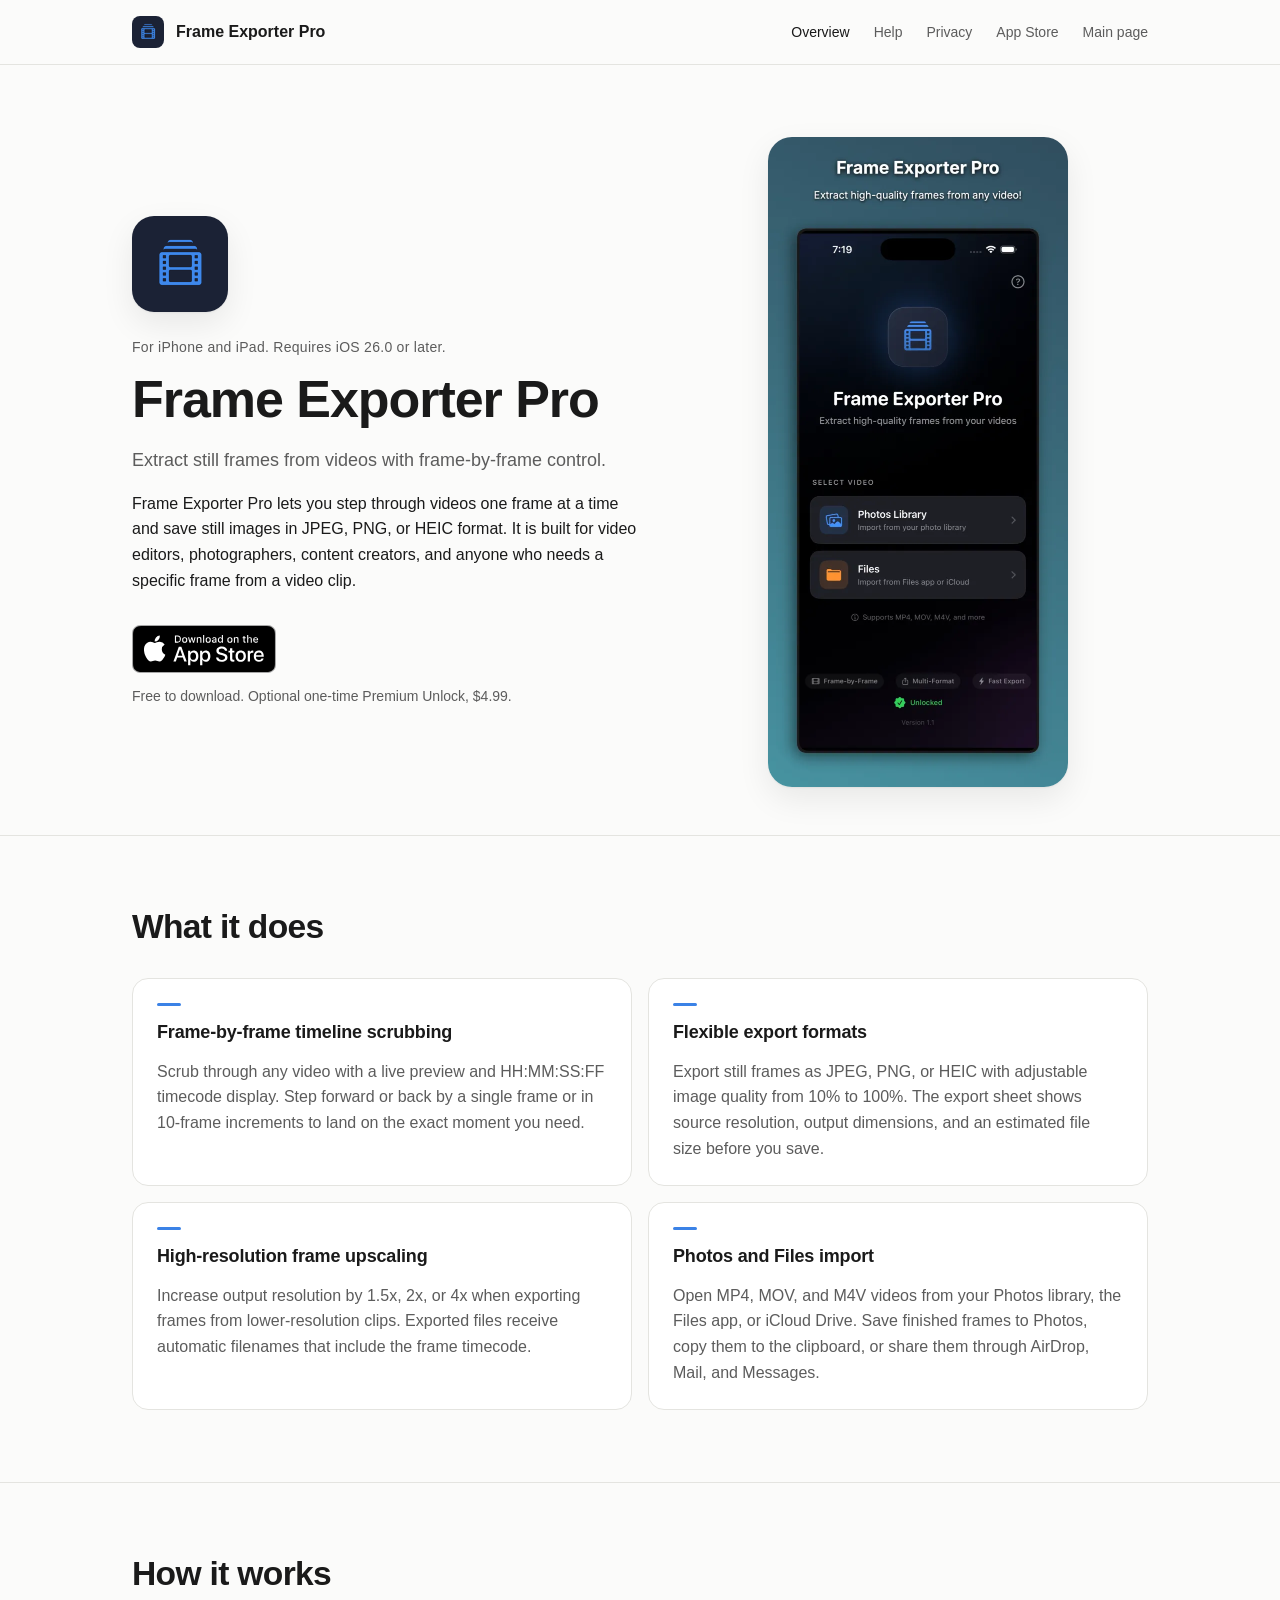
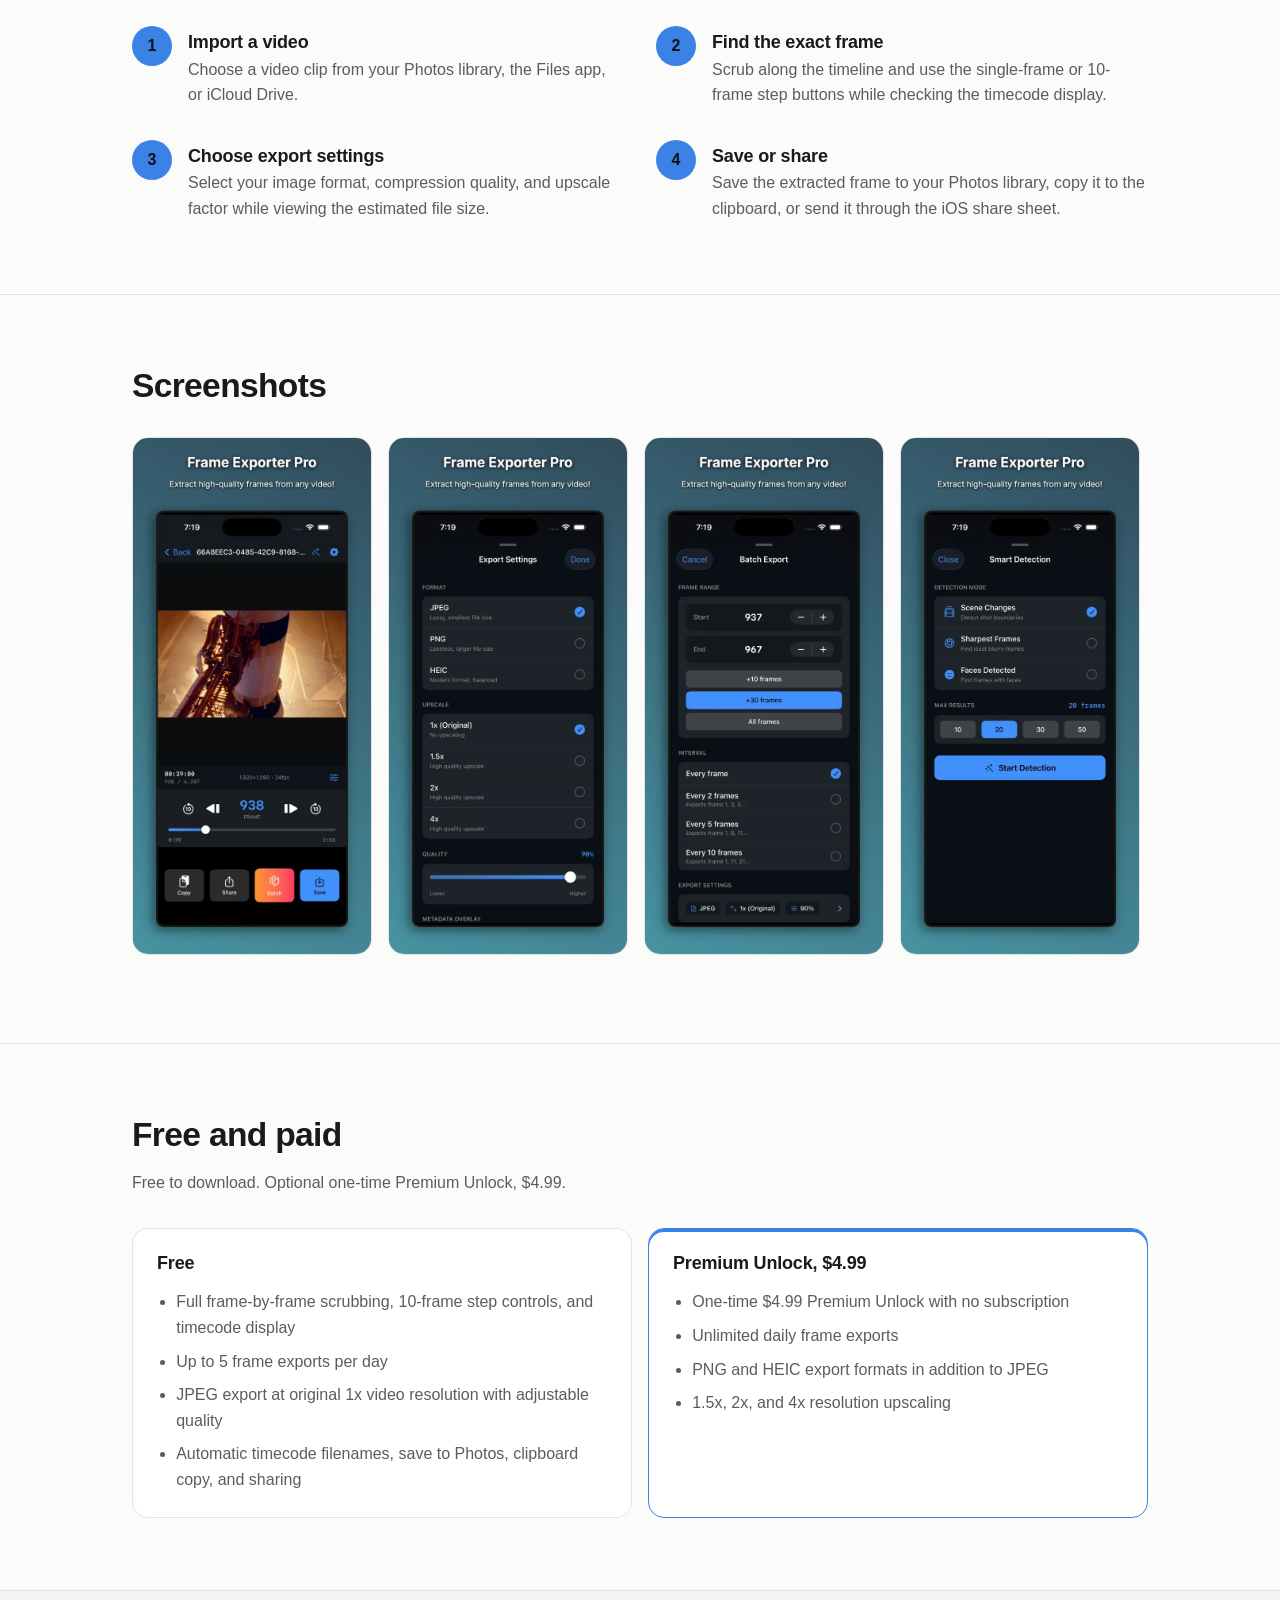
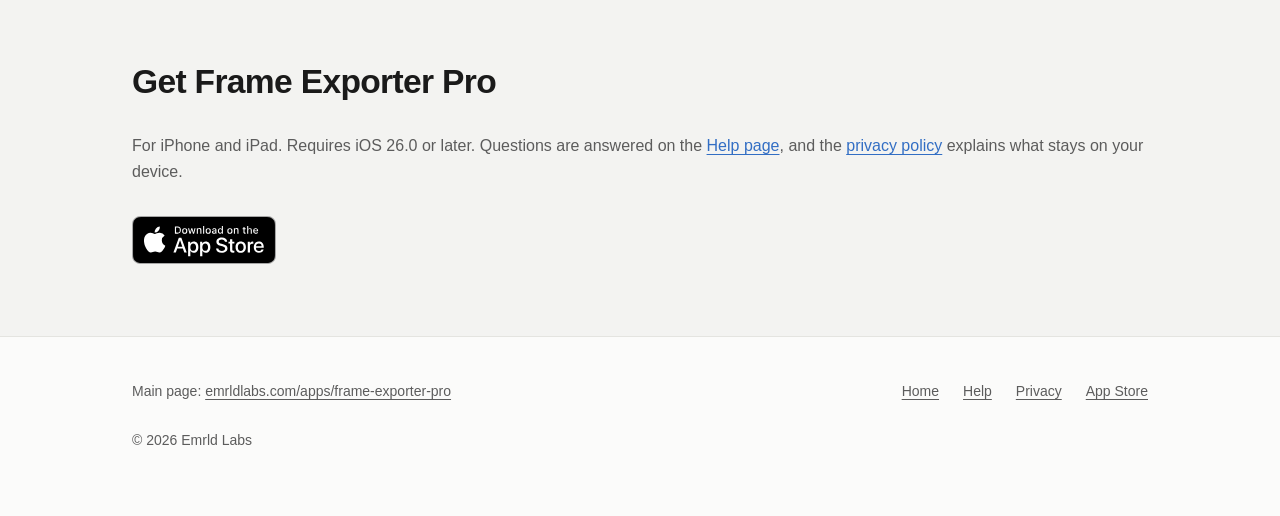
<file: app/index.html>
<!doctype html>
<html lang="en">
<head>
<meta charset="utf-8">
<meta name="viewport" content="width=device-width, initial-scale=1">
<title>Frame Exporter Pro: Video Frame Extraction</title>
<meta name="description" content="Scrub through videos frame by frame on iPhone and iPad, then export still images in JPEG, PNG, or HEIC with optional upscaling.">
<link rel="canonical" href="https://emrldlabs.com/apps/frame-exporter-pro/">
<meta name="color-scheme" content="light dark">
<meta name="theme-color" content="#fbfbfa" media="(prefers-color-scheme: light)">
<meta name="theme-color" content="#0f0f10" media="(prefers-color-scheme: dark)">
<meta name="referrer" content="strict-origin-when-cross-origin">
<meta name="apple-itunes-app" content="app-id=6757141577">
<meta property="og:type" content="website">
<meta property="og:site_name" content="Frame Exporter Pro">
<meta property="og:title" content="Frame Exporter Pro: Video Frame Extraction">
<meta property="og:description" content="Scrub through videos frame by frame on iPhone and iPad, then export still images in JPEG, PNG, or HEIC with optional upscaling.">
<meta property="og:url" content="https://emrldlabs.com/apps/frame-exporter-pro/">
<meta property="og:image" content="https://workmanl.github.io/Frame-Exporter-Pro/app/assets/og.png">
<meta property="og:image:width" content="1200">
<meta property="og:image:height" content="630">
<meta property="og:image:alt" content="Frame Exporter Pro app icon">
<meta name="twitter:card" content="summary_large_image">
<meta name="twitter:title" content="Frame Exporter Pro: Video Frame Extraction">
<meta name="twitter:description" content="Scrub through videos frame by frame on iPhone and iPad, then export still images in JPEG, PNG, or HEIC with optional upscaling.">
<meta name="twitter:image" content="https://workmanl.github.io/Frame-Exporter-Pro/app/assets/og.png">
<link rel="icon" type="image/png" sizes="32x32" href="assets/favicon-32.png">
<link rel="icon" type="image/png" sizes="16x16" href="assets/favicon-16.png">
<link rel="apple-touch-icon" href="assets/apple-touch-icon.png">
<link rel="stylesheet" href="assets/site.css">
<style>:root{--accent:#3b82e6;--accent-ink:#111111;--link:#326ec4}@media (prefers-color-scheme: dark){:root{--link:#4186e7}}</style>
<script type="application/ld+json">
{
 "@context": "https://schema.org",
 "@type": "SoftwareApplication",
 "name": "Frame Exporter Pro",
 "description": "Scrub through videos frame by frame on iPhone and iPad, then export still images in JPEG, PNG, or HEIC with optional upscaling.",
 "operatingSystem": "iOS 26.0 or later",
 "applicationCategory": "MultimediaApplication",
 "softwareVersion": "1.1.1",
 "url": "https://emrldlabs.com/apps/frame-exporter-pro/",
 "downloadUrl": "https://apps.apple.com/us/app/frame-exporter-pro/id6757141577",
 "installUrl": "https://apps.apple.com/us/app/frame-exporter-pro/id6757141577",
 "image": "https://workmanl.github.io/Frame-Exporter-Pro/app/assets/icon-512.png",
 "screenshot": [
  "https://workmanl.github.io/Frame-Exporter-Pro/app/assets/shot-1.webp",
  "https://workmanl.github.io/Frame-Exporter-Pro/app/assets/shot-2.webp",
  "https://workmanl.github.io/Frame-Exporter-Pro/app/assets/shot-3.webp"
 ],
 "offers": {
  "@type": "Offer",
  "price": "0",
  "priceCurrency": "USD"
 },
 "publisher": {
  "@type": "Organization",
  "name": "Emrld Labs"
 }
}
</script>
</head>
<body>
<a class="skip" href="#main">Skip to content</a>
<header class="site-header">
  <div class="wrap">
    <a class="brand" href="index.html"><img src="assets/favicon-32.png" srcset="assets/icon-192.png 6x" width="32" height="32" alt=""><span>Frame Exporter Pro</span></a>
    <nav class="site-nav" aria-label="Main">
      <ul>
        <li><a href="index.html" aria-current="page">Overview</a></li>
        <li><a href="help.html">Help</a></li>
        <li><a href="privacy.html">Privacy</a></li>
        <li><a href="https://apps.apple.com/us/app/frame-exporter-pro/id6757141577" target="_blank" rel="noopener noreferrer">App Store</a></li>
        <li><a href="https://emrldlabs.com/apps/frame-exporter-pro/" target="_blank" rel="noopener noreferrer">Main page</a></li>
      </ul>
    </nav>
  </div>
</header>
<main id="main">
<section class="hero" aria-labelledby="title">
  <div class="wrap portrait">
    <div>
      <img class="hero-icon" src="assets/icon-192.png" width="96" height="96" alt="Frame Exporter Pro app icon">
      <p class="eyebrow">For iPhone and iPad. Requires iOS 26.0 or later.</p>
      <h1 id="title">Frame Exporter Pro</h1>
      <p class="lede">Extract still frames from videos with frame-by-frame control.</p>
      <p>Frame Exporter Pro lets you step through videos one frame at a time and save still images in JPEG, PNG, or HEIC format. It is built for video editors, photographers, content creators, and anyone who needs a specific frame from a video clip.</p>
      <div class="cta"><a class="badge" href="https://apps.apple.com/us/app/frame-exporter-pro/id6757141577" target="_blank" rel="noopener noreferrer"><img src="assets/badge-appstore.svg" width="144" height="48" alt="Download on the App Store"></a></div>
      <p class="fineprint">Free to download. Optional one-time Premium Unlock, $4.99.</p>
    </div>
    <div class="hero-shot portrait"><img src="assets/shot-1.webp" width="600" height="1299" alt="Frame Exporter Pro start screen with Photos Library and Files import buttons" fetchpriority="high" decoding="async"></div>
  </div>
</section>
<section aria-labelledby="features">
  <div class="wrap">
    <div class="section-head"><h2 id="features">What it does</h2></div>
    <div class="grid">
      <div class="card"><h3>Frame-by-frame timeline scrubbing</h3><p>Scrub through any video with a live preview and HH:MM:SS:FF timecode display. Step forward or back by a single frame or in 10-frame increments to land on the exact moment you need.</p></div>
      <div class="card"><h3>Flexible export formats</h3><p>Export still frames as JPEG, PNG, or HEIC with adjustable image quality from 10% to 100%. The export sheet shows source resolution, output dimensions, and an estimated file size before you save.</p></div>
      <div class="card"><h3>High-resolution frame upscaling</h3><p>Increase output resolution by 1.5x, 2x, or 4x when exporting frames from lower-resolution clips. Exported files receive automatic filenames that include the frame timecode.</p></div>
      <div class="card"><h3>Photos and Files import</h3><p>Open MP4, MOV, and M4V videos from your Photos library, the Files app, or iCloud Drive. Save finished frames to Photos, copy them to the clipboard, or share them through AirDrop, Mail, and Messages.</p></div>
    </div>
  </div>
</section>
<section aria-labelledby="how">
  <div class="wrap">
    <div class="section-head"><h2 id="how">How it works</h2></div>
    <ol class="steps">
      <li><div><h3>Import a video</h3><p>Choose a video clip from your Photos library, the Files app, or iCloud Drive.</p></div></li>
      <li><div><h3>Find the exact frame</h3><p>Scrub along the timeline and use the single-frame or 10-frame step buttons while checking the timecode display.</p></div></li>
      <li><div><h3>Choose export settings</h3><p>Select your image format, compression quality, and upscale factor while viewing the estimated file size.</p></div></li>
      <li><div><h3>Save or share</h3><p>Save the extracted frame to your Photos library, copy it to the clipboard, or send it through the iOS share sheet.</p></div></li>
    </ol>
  </div>
</section>
<section aria-labelledby="shots">
  <div class="wrap">
    <div class="section-head"><h2 id="shots">Screenshots</h2></div>
    <div class="shots portrait" role="region" aria-label="Screenshots, scroll sideways" tabindex="0">
      <img src="assets/shot-2.webp" width="600" height="1299" alt="Frame Exporter Pro video player at frame 938 with frame step controls and Copy, Share, Batch and Save buttons" loading="lazy" decoding="async">
      <img src="assets/shot-3.webp" width="600" height="1299" alt="Frame Exporter Pro export settings with JPEG, PNG and HEIC formats, upscale options and a quality slider" loading="lazy" decoding="async">
      <img src="assets/shot-4.webp" width="600" height="1299" alt="Frame Exporter Pro batch export with a start and end frame range and interval options" loading="lazy" decoding="async">
      <img src="assets/shot-5.webp" width="600" height="1299" alt="Frame Exporter Pro smart detection with scene change, sharpest frame and face detection modes" loading="lazy" decoding="async">
    </div>
  </div>
</section>
<section aria-labelledby="pricing">
  <div class="wrap">
    <div class="section-head"><h2 id="pricing">Free and paid</h2><p class="muted">Free to download. Optional one-time Premium Unlock, $4.99.</p></div>
    <div class="plans">
      <div class="plan"><h3>Free</h3><ul><li>Full frame-by-frame scrubbing, 10-frame step controls, and timecode display</li><li>Up to 5 frame exports per day</li><li>JPEG export at original 1x video resolution with adjustable quality</li><li>Automatic timecode filenames, save to Photos, clipboard copy, and sharing</li></ul></div>
      <div class="plan paid"><h3>Premium Unlock, $4.99</h3><ul><li>One-time $4.99 Premium Unlock with no subscription</li><li>Unlimited daily frame exports</li><li>PNG and HEIC export formats in addition to JPEG</li><li>1.5x, 2x, and 4x resolution upscaling</li></ul></div>
    </div>
  </div>
</section>
<section class="band" aria-labelledby="get">
  <div class="wrap">
    <h2 id="get">Get Frame Exporter Pro</h2>
    <p class="muted">For iPhone and iPad. Requires iOS 26.0 or later. Questions are answered on the <a href="help.html">Help page</a>, and the <a href="privacy.html">privacy policy</a> explains what stays on your device.</p>
    <a class="badge" href="https://apps.apple.com/us/app/frame-exporter-pro/id6757141577" target="_blank" rel="noopener noreferrer"><img src="assets/badge-appstore.svg" width="144" height="48" alt="Download on the App Store"></a>
  </div>
</section>
</main>
<footer class="site-footer">
  <div class="wrap">
    <div><p>Main page: <a href="https://emrldlabs.com/apps/frame-exporter-pro/" target="_blank" rel="noopener noreferrer">emrldlabs.com/apps/frame-exporter-pro</a></p>
    <p>&copy; 2026 Emrld Labs</p></div>
    <nav aria-label="Footer">
      <ul>
        <li><a href="index.html">Home</a></li>
        <li><a href="help.html">Help</a></li>
        <li><a href="privacy.html">Privacy</a></li>
        <li><a href="https://apps.apple.com/us/app/frame-exporter-pro/id6757141577" target="_blank" rel="noopener noreferrer">App Store</a></li>
      </ul>
    </nav>
  </div>
</footer>
</body>
</html>
</file>
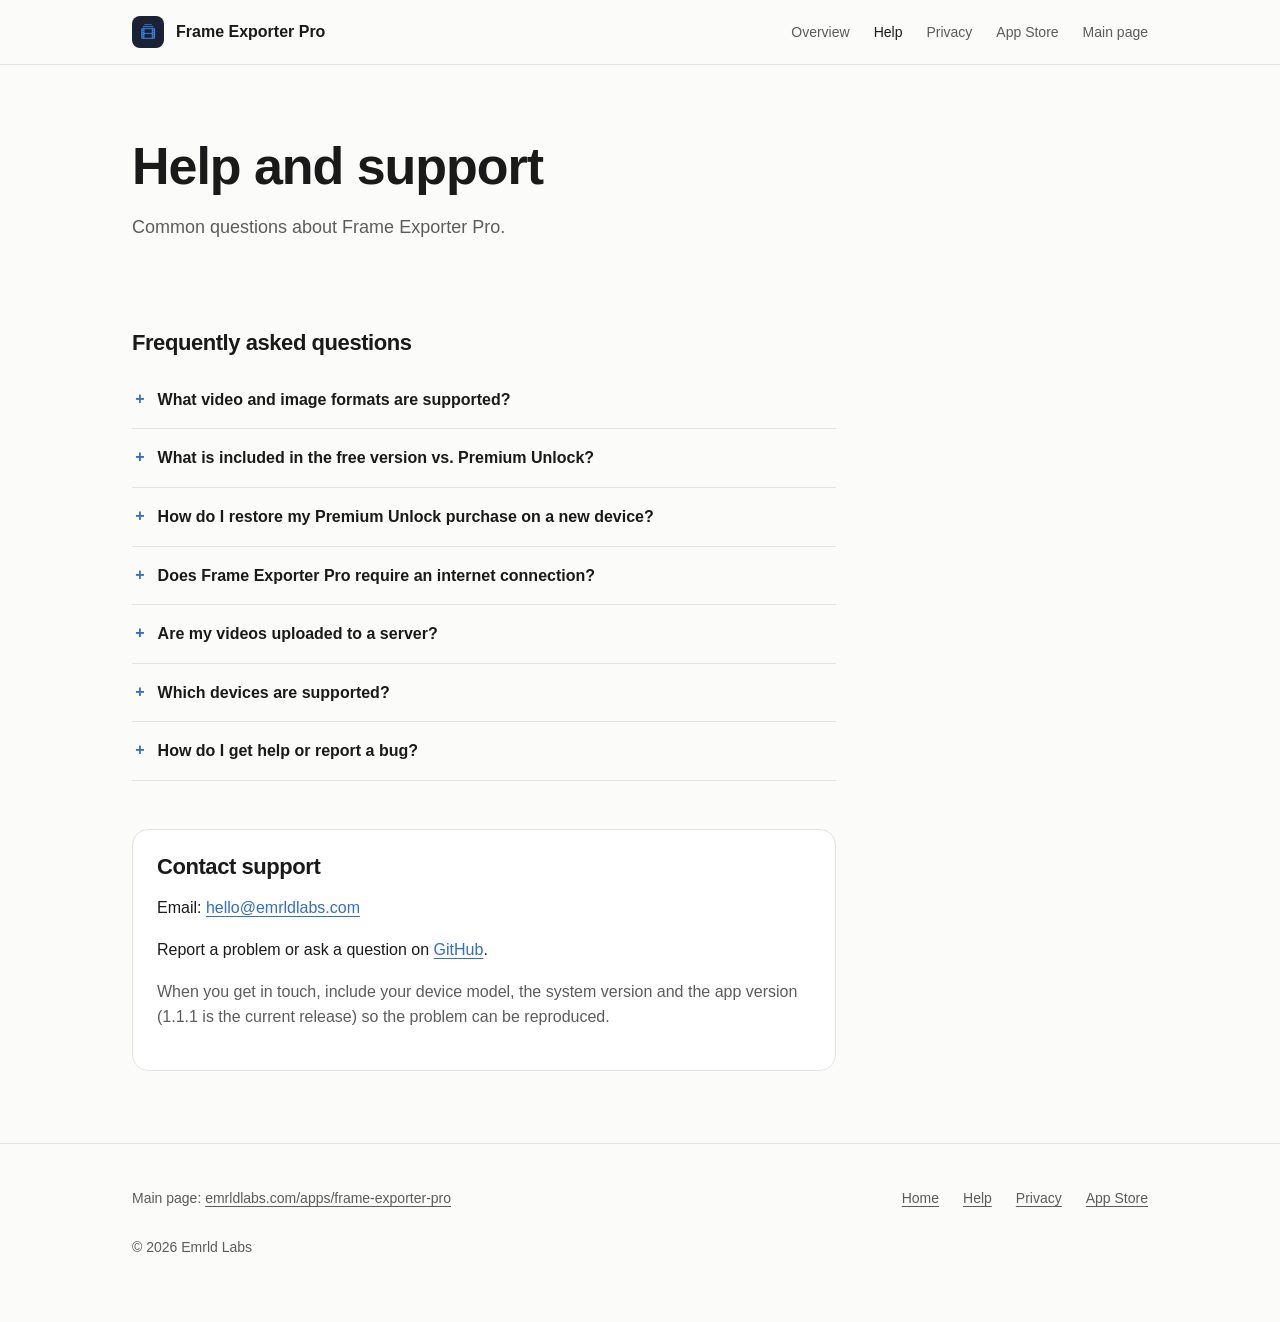
<file: app/help.html>
<!doctype html>
<html lang="en">
<head>
<meta charset="utf-8">
<meta name="viewport" content="width=device-width, initial-scale=1">
<title>Frame Exporter Pro Help and Support</title>
<meta name="description" content="Answers to common questions about Frame Exporter Pro, and how to contact the developer for support.">
<link rel="canonical" href="https://workmanl.github.io/Frame-Exporter-Pro/app/help.html">
<meta name="color-scheme" content="light dark">
<meta name="theme-color" content="#fbfbfa" media="(prefers-color-scheme: light)">
<meta name="theme-color" content="#0f0f10" media="(prefers-color-scheme: dark)">
<meta name="referrer" content="strict-origin-when-cross-origin">
<meta name="apple-itunes-app" content="app-id=6757141577">
<meta property="og:type" content="website">
<meta property="og:site_name" content="Frame Exporter Pro">
<meta property="og:title" content="Frame Exporter Pro Help and Support">
<meta property="og:description" content="Answers to common questions about Frame Exporter Pro, and how to contact the developer for support.">
<meta property="og:url" content="https://workmanl.github.io/Frame-Exporter-Pro/app/help.html">
<meta property="og:image" content="https://workmanl.github.io/Frame-Exporter-Pro/app/assets/og.png">
<meta property="og:image:width" content="1200">
<meta property="og:image:height" content="630">
<meta property="og:image:alt" content="Frame Exporter Pro app icon">
<meta name="twitter:card" content="summary_large_image">
<meta name="twitter:title" content="Frame Exporter Pro Help and Support">
<meta name="twitter:description" content="Answers to common questions about Frame Exporter Pro, and how to contact the developer for support.">
<meta name="twitter:image" content="https://workmanl.github.io/Frame-Exporter-Pro/app/assets/og.png">
<link rel="icon" type="image/png" sizes="32x32" href="assets/favicon-32.png">
<link rel="icon" type="image/png" sizes="16x16" href="assets/favicon-16.png">
<link rel="apple-touch-icon" href="assets/apple-touch-icon.png">
<link rel="stylesheet" href="assets/site.css">
<style>:root{--accent:#3b82e6;--accent-ink:#111111;--link:#326ec4}@media (prefers-color-scheme: dark){:root{--link:#4186e7}}</style>
<script type="application/ld+json">
{
 "@context": "https://schema.org",
 "@type": "FAQPage",
 "mainEntity": [
  {
   "@type": "Question",
   "name": "What video and image formats are supported?",
   "acceptedAnswer": {
    "@type": "Answer",
    "text": "You can import MP4, MOV, M4V, and other standard iOS video formats from Photos, Files, or iCloud Drive. Still frames can be exported as JPEG on the free tier, or as JPEG, PNG, and HEIC with Premium Unlock."
   }
  },
  {
   "@type": "Question",
   "name": "What is included in the free version vs. Premium Unlock?",
   "acceptedAnswer": {
    "@type": "Answer",
    "text": "The free version lets you export up to 5 frames per day as JPEG images at original 1x resolution. Premium Unlock is a one-time $4.99 purchase that removes the daily export limit and adds PNG and HEIC export along with 1.5x, 2x, and 4x upscaling."
   }
  },
  {
   "@type": "Question",
   "name": "How do I restore my Premium Unlock purchase on a new device?",
   "acceptedAnswer": {
    "@type": "Answer",
    "text": "Premium Unlock is a non-consumable purchase tied to your Apple Account. Open the upgrade screen in the app while signed in to the same Apple Account and use the Restore Purchases option."
   }
  },
  {
   "@type": "Question",
   "name": "Does Frame Exporter Pro require an internet connection?",
   "acceptedAnswer": {
    "@type": "Answer",
    "text": "No. Frame extraction and image rendering run locally on your iPhone or iPad. You only need an internet connection if you are downloading a video stored in iCloud Drive or completing an App Store purchase."
   }
  },
  {
   "@type": "Question",
   "name": "Are my videos uploaded to a server?",
   "acceptedAnswer": {
    "@type": "Answer",
    "text": "No. The app contains no networking or upload code. Your videos and exported frames stay on your device."
   }
  },
  {
   "@type": "Question",
   "name": "Which devices are supported?",
   "acceptedAnswer": {
    "@type": "Answer",
    "text": "Frame Exporter Pro runs on iPhone and iPad with iOS 26.0 or later, with an adaptive layout for both screen sizes."
   }
  },
  {
   "@type": "Question",
   "name": "How do I get help or report a bug?",
   "acceptedAnswer": {
    "@type": "Answer",
    "text": "Email hello@emrldlabs.com, or open an issue on GitHub at github.com/workmanl/Frame-Exporter-Pro/issues."
   }
  }
 ]
}
</script>
</head>
<body>
<a class="skip" href="#main">Skip to content</a>
<header class="site-header">
  <div class="wrap">
    <a class="brand" href="index.html"><img src="assets/favicon-32.png" srcset="assets/icon-192.png 6x" width="32" height="32" alt=""><span>Frame Exporter Pro</span></a>
    <nav class="site-nav" aria-label="Main">
      <ul>
        <li><a href="index.html">Overview</a></li>
        <li><a href="help.html" aria-current="page">Help</a></li>
        <li><a href="privacy.html">Privacy</a></li>
        <li><a href="https://apps.apple.com/us/app/frame-exporter-pro/id6757141577" target="_blank" rel="noopener noreferrer">App Store</a></li>
        <li><a href="https://emrldlabs.com/apps/frame-exporter-pro/" target="_blank" rel="noopener noreferrer">Main page</a></li>
      </ul>
    </nav>
  </div>
</header>
<main id="main">
<div class="wrap">
  <div class="page-head"><h1>Help and support</h1><p class="lede">Common questions about Frame Exporter Pro.</p></div>
  <div class="prose">
  <h2 id="faq">Frequently asked questions</h2>
  <div class="faq">
    <details><summary>What video and image formats are supported?</summary><p>You can import MP4, MOV, M4V, and other standard iOS video formats from Photos, Files, or iCloud Drive. Still frames can be exported as JPEG on the free tier, or as JPEG, PNG, and HEIC with Premium Unlock.</p></details>
    <details><summary>What is included in the free version vs. Premium Unlock?</summary><p>The free version lets you export up to 5 frames per day as JPEG images at original 1x resolution. Premium Unlock is a one-time $4.99 purchase that removes the daily export limit and adds PNG and HEIC export along with 1.5x, 2x, and 4x upscaling.</p></details>
    <details><summary>How do I restore my Premium Unlock purchase on a new device?</summary><p>Premium Unlock is a non-consumable purchase tied to your Apple Account. Open the upgrade screen in the app while signed in to the same Apple Account and use the Restore Purchases option.</p></details>
    <details><summary>Does Frame Exporter Pro require an internet connection?</summary><p>No. Frame extraction and image rendering run locally on your iPhone or iPad. You only need an internet connection if you are downloading a video stored in iCloud Drive or completing an App Store purchase.</p></details>
    <details><summary>Are my videos uploaded to a server?</summary><p>No. The app contains no networking or upload code. Your videos and exported frames stay on your device.</p></details>
    <details><summary>Which devices are supported?</summary><p>Frame Exporter Pro runs on iPhone and iPad with iOS 26.0 or later, with an adaptive layout for both screen sizes.</p></details>
    <details><summary>How do I get help or report a bug?</summary><p>Email hello@emrldlabs.com, or open an issue on GitHub at github.com/workmanl/Frame-Exporter-Pro/issues.</p></details>
  </div>
  <div class="contact" aria-labelledby="contact">
  <h2 id="contact">Contact support</h2>
  <p>Email: <a href="mailto:hello@emrldlabs.com">hello@emrldlabs.com</a></p>
  <p>Report a problem or ask a question on <a href="https://github.com/workmanl/Frame-Exporter-Pro/issues" target="_blank" rel="noopener noreferrer">GitHub</a>.</p>
  <p class="muted">When you get in touch, include your device model, the system version and the app version (1.1.1 is the current release) so the problem can be reproduced.</p>
  </div>
  </div>
</div>
</main>
<footer class="site-footer">
  <div class="wrap">
    <div><p>Main page: <a href="https://emrldlabs.com/apps/frame-exporter-pro/" target="_blank" rel="noopener noreferrer">emrldlabs.com/apps/frame-exporter-pro</a></p>
    <p>&copy; 2026 Emrld Labs</p></div>
    <nav aria-label="Footer">
      <ul>
        <li><a href="index.html">Home</a></li>
        <li><a href="help.html">Help</a></li>
        <li><a href="privacy.html">Privacy</a></li>
        <li><a href="https://apps.apple.com/us/app/frame-exporter-pro/id6757141577" target="_blank" rel="noopener noreferrer">App Store</a></li>
      </ul>
    </nav>
  </div>
</footer>
</body>
</html>
</file>
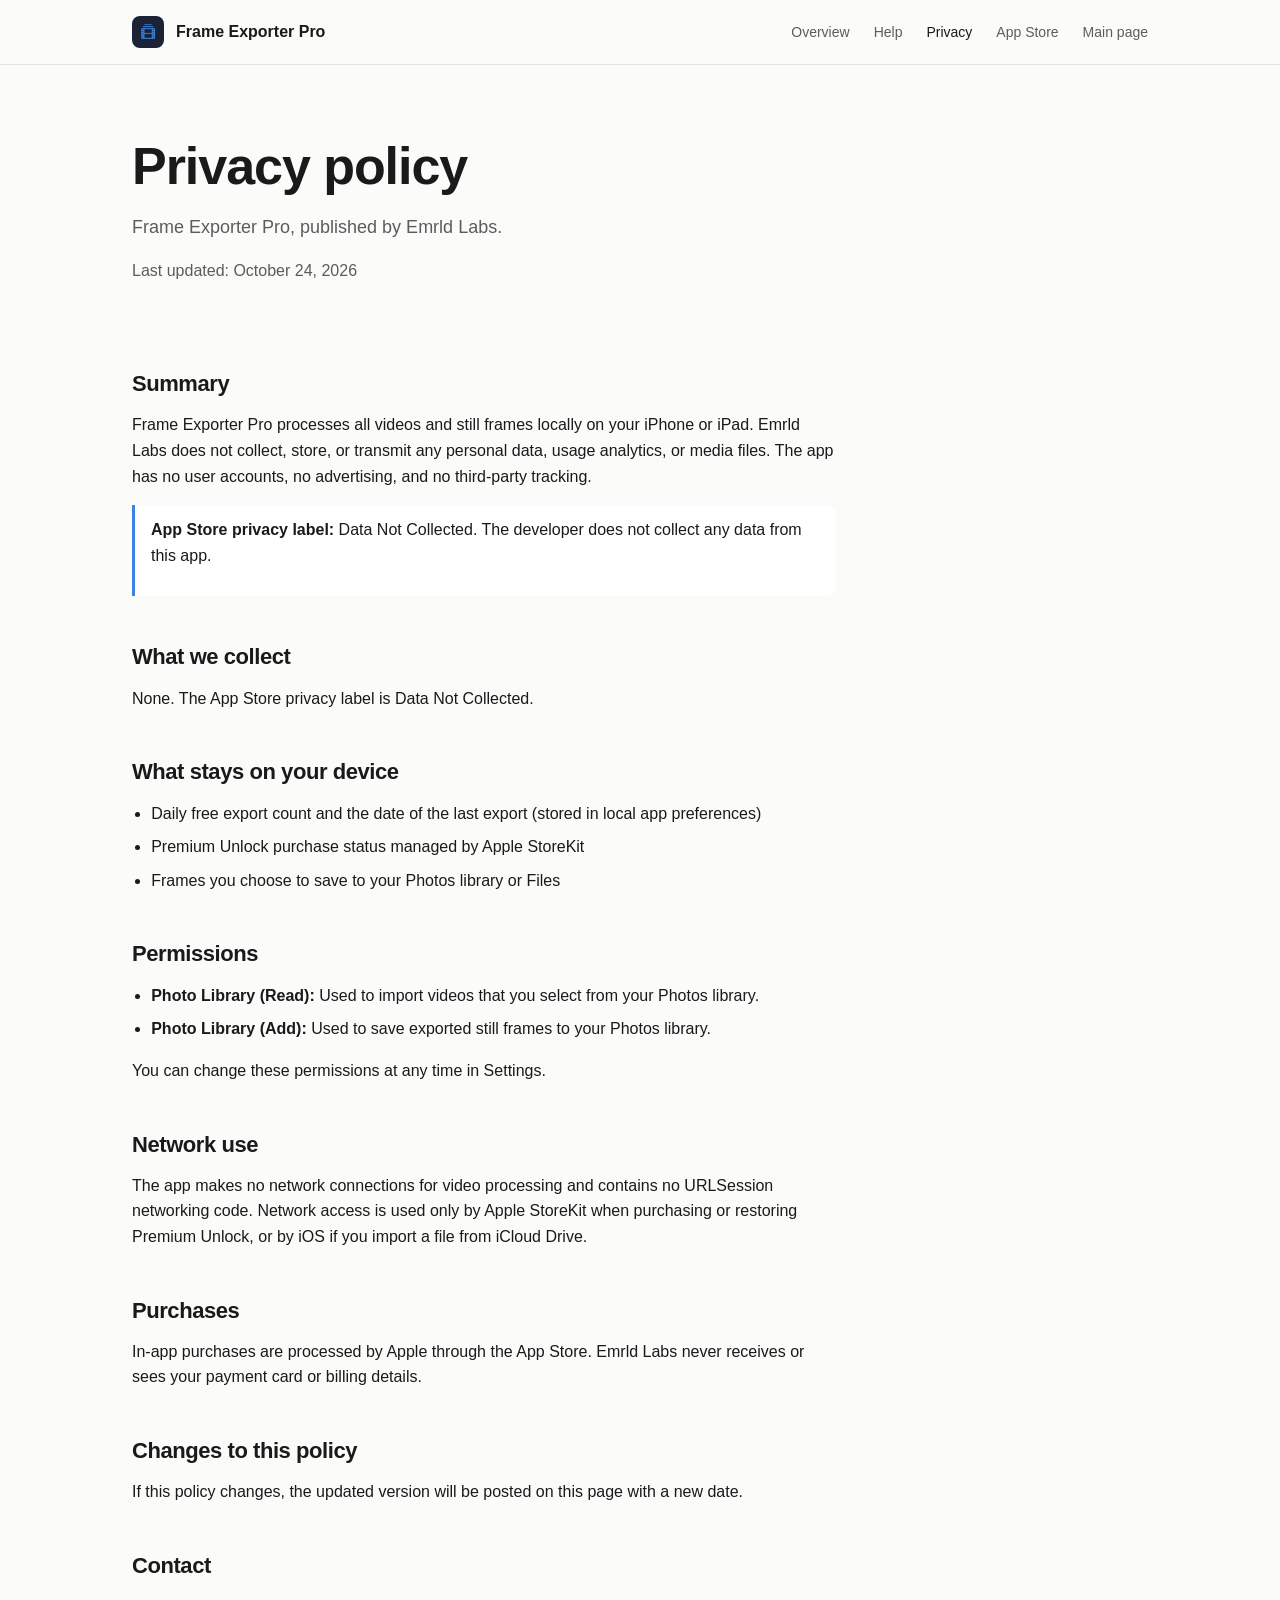
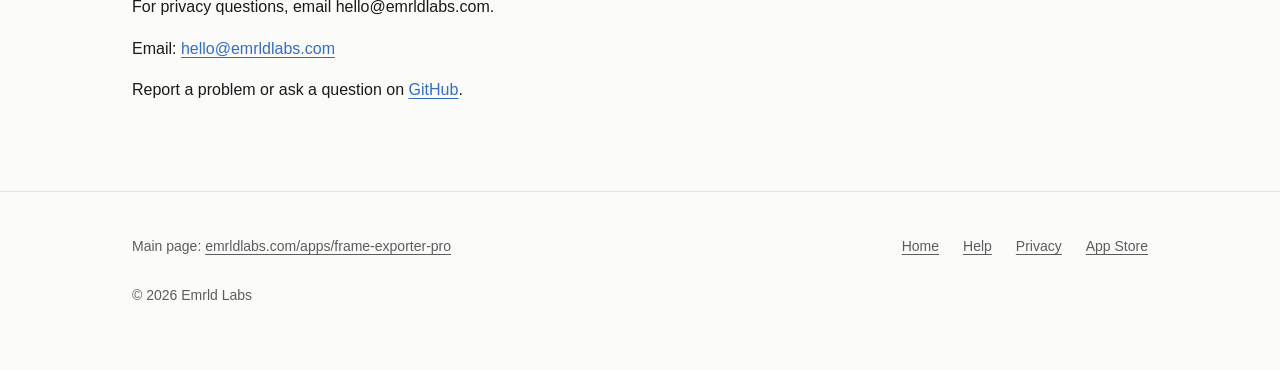
<file: app/privacy.html>
<!doctype html>
<html lang="en">
<head>
<meta charset="utf-8">
<meta name="viewport" content="width=device-width, initial-scale=1">
<title>Frame Exporter Pro Privacy Policy</title>
<meta name="description" content="How Frame Exporter Pro handles your data. The App Store privacy label for Frame Exporter Pro is Data Not Collected.">
<link rel="canonical" href="https://workmanl.github.io/Frame-Exporter-Pro/app/privacy.html">
<meta name="color-scheme" content="light dark">
<meta name="theme-color" content="#fbfbfa" media="(prefers-color-scheme: light)">
<meta name="theme-color" content="#0f0f10" media="(prefers-color-scheme: dark)">
<meta name="referrer" content="strict-origin-when-cross-origin">
<meta name="apple-itunes-app" content="app-id=6757141577">
<meta property="og:type" content="website">
<meta property="og:site_name" content="Frame Exporter Pro">
<meta property="og:title" content="Frame Exporter Pro Privacy Policy">
<meta property="og:description" content="How Frame Exporter Pro handles your data. The App Store privacy label for Frame Exporter Pro is Data Not Collected.">
<meta property="og:url" content="https://workmanl.github.io/Frame-Exporter-Pro/app/privacy.html">
<meta property="og:image" content="https://workmanl.github.io/Frame-Exporter-Pro/app/assets/og.png">
<meta property="og:image:width" content="1200">
<meta property="og:image:height" content="630">
<meta property="og:image:alt" content="Frame Exporter Pro app icon">
<meta name="twitter:card" content="summary_large_image">
<meta name="twitter:title" content="Frame Exporter Pro Privacy Policy">
<meta name="twitter:description" content="How Frame Exporter Pro handles your data. The App Store privacy label for Frame Exporter Pro is Data Not Collected.">
<meta name="twitter:image" content="https://workmanl.github.io/Frame-Exporter-Pro/app/assets/og.png">
<link rel="icon" type="image/png" sizes="32x32" href="assets/favicon-32.png">
<link rel="icon" type="image/png" sizes="16x16" href="assets/favicon-16.png">
<link rel="apple-touch-icon" href="assets/apple-touch-icon.png">
<link rel="stylesheet" href="assets/site.css">
<style>:root{--accent:#3b82e6;--accent-ink:#111111;--link:#326ec4}@media (prefers-color-scheme: dark){:root{--link:#4186e7}}</style>
</head>
<body>
<a class="skip" href="#main">Skip to content</a>
<header class="site-header">
  <div class="wrap">
    <a class="brand" href="index.html"><img src="assets/favicon-32.png" srcset="assets/icon-192.png 6x" width="32" height="32" alt=""><span>Frame Exporter Pro</span></a>
    <nav class="site-nav" aria-label="Main">
      <ul>
        <li><a href="index.html">Overview</a></li>
        <li><a href="help.html">Help</a></li>
        <li><a href="privacy.html" aria-current="page">Privacy</a></li>
        <li><a href="https://apps.apple.com/us/app/frame-exporter-pro/id6757141577" target="_blank" rel="noopener noreferrer">App Store</a></li>
        <li><a href="https://emrldlabs.com/apps/frame-exporter-pro/" target="_blank" rel="noopener noreferrer">Main page</a></li>
      </ul>
    </nav>
  </div>
</header>
<main id="main">
<div class="wrap">
  <div class="page-head"><h1>Privacy policy</h1><p class="lede">Frame Exporter Pro, published by Emrld Labs.</p><p class="muted">Last updated: October 24, 2026</p></div>
  <div class="prose">
    <h2>Summary</h2>
  <p>Frame Exporter Pro processes all videos and still frames locally on your iPhone or iPad. Emrld Labs does not collect, store, or transmit any personal data, usage analytics, or media files. The app has no user accounts, no advertising, and no third-party tracking.</p>
  <div class="label-box"><p><strong>App Store privacy label:</strong> Data Not Collected. The developer does not collect any data from this app.</p></div>
  <h2>What we collect</h2>
  <p>None. The App Store privacy label is Data Not Collected.</p>
  <h2>What stays on your device</h2>
  <ul><li>Daily free export count and the date of the last export (stored in local app preferences)</li><li>Premium Unlock purchase status managed by Apple StoreKit</li><li>Frames you choose to save to your Photos library or Files</li></ul>
  <h2>Permissions</h2>
  <ul><li><strong>Photo Library (Read):</strong> Used to import videos that you select from your Photos library.</li><li><strong>Photo Library (Add):</strong> Used to save exported still frames to your Photos library.</li></ul>
  <p>You can change these permissions at any time in Settings.</p>
  <h2>Network use</h2>
  <p>The app makes no network connections for video processing and contains no URLSession networking code. Network access is used only by Apple StoreKit when purchasing or restoring Premium Unlock, or by iOS if you import a file from iCloud Drive.</p>
  <h2>Purchases</h2>
  <p>In-app purchases are processed by Apple through the App Store. Emrld Labs never receives or sees your payment card or billing details.</p>
  <h2>Changes to this policy</h2>
  <p>If this policy changes, the updated version will be posted on this page with a new date.</p>
  <h2>Contact</h2>
  <p>For privacy questions, email hello@emrldlabs.com.</p>
  <p>Email: <a href="mailto:hello@emrldlabs.com">hello@emrldlabs.com</a></p>
  <p>Report a problem or ask a question on <a href="https://github.com/workmanl/Frame-Exporter-Pro/issues" target="_blank" rel="noopener noreferrer">GitHub</a>.</p>
  </div>
</div>
</main>
<footer class="site-footer">
  <div class="wrap">
    <div><p>Main page: <a href="https://emrldlabs.com/apps/frame-exporter-pro/" target="_blank" rel="noopener noreferrer">emrldlabs.com/apps/frame-exporter-pro</a></p>
    <p>&copy; 2026 Emrld Labs</p></div>
    <nav aria-label="Footer">
      <ul>
        <li><a href="index.html">Home</a></li>
        <li><a href="help.html">Help</a></li>
        <li><a href="privacy.html">Privacy</a></li>
        <li><a href="https://apps.apple.com/us/app/frame-exporter-pro/id6757141577" target="_blank" rel="noopener noreferrer">App Store</a></li>
      </ul>
    </nav>
  </div>
</footer>
</body>
</html>
</file>
<file: app/assets/site.css>
/* Shared design system for the Emrld Labs app sites.
   Per app values (--accent, --accent-ink, --link) are set inline on :root by build.py. */
:root {
  color-scheme: light dark;
  --bg: #fbfbfa;
  --surface: #ffffff;
  --surface-2: #f3f3f1;
  --text: #1a1a1a;
  --muted: #5c5c5c;
  --line: #e4e4e0;
  --shadow: 0 1px 2px rgba(0,0,0,.05), 0 12px 32px rgba(0,0,0,.08);
  --radius-s: 10px;
  --radius: 16px;
  --radius-l: 24px;
  --space-1: 4px;
  --space-2: 8px;
  --space-3: 12px;
  --space-4: 16px;
  --space-5: 24px;
  --space-6: 32px;
  --space-7: 48px;
  --space-8: 72px;
  --space-9: 104px;
  --step--1: 0.875rem;
  --step-0: 1rem;
  --step-1: 1.125rem;
  --step-2: 1.375rem;
  --step-3: clamp(1.6rem, 1.2rem + 1.6vw, 2.1rem);
  --step-4: clamp(2.1rem, 1.5rem + 2.8vw, 3.25rem);
  --font: -apple-system, BlinkMacSystemFont, "SF Pro Text", "Segoe UI", Roboto, Helvetica, Arial, sans-serif;
  --maxw: 1080px;
  --gutter: 20px;
}
@media (prefers-color-scheme: dark) {
  :root {
    --bg: #0f0f10;
    --surface: #18181a;
    --surface-2: #1f1f22;
    --text: #f2f2f0;
    --muted: #a8a8a4;
    --line: #2c2c30;
    --shadow: 0 1px 2px rgba(0,0,0,.4), 0 16px 40px rgba(0,0,0,.45);
  }
}

*, *::before, *::after { box-sizing: border-box; }
html { -webkit-text-size-adjust: 100%; text-size-adjust: 100%; }
body {
  margin: 0;
  background: var(--bg);
  color: var(--text);
  font-family: var(--font);
  font-size: var(--step-0);
  line-height: 1.6;
  -webkit-font-smoothing: antialiased;
  overflow-wrap: break-word;
}
img { max-width: 100%; height: auto; display: block; }
a { color: var(--link); text-underline-offset: 3px; text-decoration-thickness: 1px; }
a:hover { text-decoration-thickness: 2px; }
:focus-visible { outline: 3px solid var(--link); outline-offset: 3px; border-radius: 4px; }
h1, h2, h3 { line-height: 1.15; letter-spacing: -0.02em; margin: 0 0 var(--space-4); font-weight: 650; }
h1 { font-size: var(--step-4); }
h2 { font-size: var(--step-3); }
h3 { font-size: var(--step-1); letter-spacing: -0.01em; }
p { margin: 0 0 var(--space-4); }
.wrap { max-width: var(--maxw); margin: 0 auto; padding: 0 var(--gutter); }
.muted { color: var(--muted); }

.skip {
  position: absolute; left: var(--space-4); top: -100px;
  background: var(--surface); color: var(--text); padding: var(--space-3) var(--space-4);
  border-radius: var(--radius-s); box-shadow: var(--shadow); z-index: 10;
}
.skip:focus { top: var(--space-4); }

/* Header */
.site-header { border-bottom: 1px solid var(--line); background: var(--bg); }
.site-header .wrap { display: flex; align-items: center; justify-content: space-between; gap: var(--space-4); min-height: 64px; flex-wrap: wrap; padding-top: var(--space-2); padding-bottom: var(--space-2); }
.brand { display: inline-flex; align-items: center; gap: var(--space-3); color: var(--text); text-decoration: none; font-weight: 650; }
.brand img { width: 32px; height: 32px; border-radius: 8px; }
.site-nav ul { list-style: none; display: flex; gap: var(--space-2) var(--space-5); margin: 0; padding: 0; flex-wrap: wrap; }
.site-nav a { color: var(--muted); text-decoration: none; font-size: var(--step--1); display: inline-flex; align-items: center; min-height: 44px; }
.site-nav a:hover, .site-nav a[aria-current="page"] { color: var(--text); }

/* Hero */
.hero { padding: var(--space-8) 0 var(--space-7); }
.hero .wrap { display: grid; gap: var(--space-7); align-items: center; }
.hero-icon { width: 96px; height: 96px; border-radius: 22px; box-shadow: var(--shadow); margin-bottom: var(--space-5); }
.eyebrow { font-size: var(--step--1); color: var(--muted); letter-spacing: .02em; margin-bottom: var(--space-3); }
.lede { font-size: var(--step-1); color: var(--muted); max-width: 34em; }
.cta { display: flex; flex-wrap: wrap; align-items: center; gap: var(--space-4); margin: var(--space-6) 0 var(--space-3); }
.badge img { height: 48px; width: auto; }
.btn-mac {
  display: inline-flex; align-items: center; gap: var(--space-2); min-height: 48px;
  padding: 0 var(--space-5); border-radius: 12px; background: #000; color: #fff;
  border: 1px solid #a6a6a6; text-decoration: none; font-weight: 600; font-size: var(--step--1);
}
.btn-mac svg { width: 18px; height: 22px; }
.fineprint { font-size: var(--step--1); color: var(--muted); margin: 0; }
.hero-shot { justify-self: center; width: 100%; }
.hero-shot img { border-radius: var(--radius-l); box-shadow: var(--shadow); margin: 0 auto; }
.hero-shot.portrait img { max-width: 300px; }

/* Sections */
section { padding: var(--space-8) 0; }
section + section { border-top: 1px solid var(--line); }
.section-head { max-width: 40em; margin-bottom: var(--space-6); }
.grid { display: grid; gap: var(--space-4); grid-template-columns: 1fr; }
.card { background: var(--surface); border: 1px solid var(--line); border-radius: var(--radius); padding: var(--space-5); }
.card p { margin: 0; color: var(--muted); }
.card h3::before { content: ""; display: block; width: 24px; height: 3px; border-radius: 2px; background: var(--accent); margin-bottom: var(--space-4); }

.steps { list-style: none; counter-reset: s; margin: 0; padding: 0; display: grid; gap: var(--space-5); }
.steps li { counter-increment: s; display: grid; grid-template-columns: 40px 1fr; gap: var(--space-4); align-items: start; }
.steps li::before {
  content: counter(s); width: 40px; height: 40px; border-radius: 50%;
  display: grid; place-items: center; font-weight: 650;
  background: var(--accent); color: var(--accent-ink);
}
.steps h3 { margin: 6px 0 var(--space-1); }
.steps p { margin: 0; color: var(--muted); }

.shots { display: flex; gap: var(--space-4); overflow-x: auto; padding-bottom: var(--space-4); scroll-snap-type: x mandatory; overscroll-behavior-x: contain; }
.shots img { flex: 0 0 auto; scroll-snap-align: start; border-radius: var(--radius); border: 1px solid var(--line); }
.shots.portrait img { width: 220px; }
.shots.landscape img { width: min(560px, 85vw); }

.plans { display: grid; gap: var(--space-4); grid-template-columns: 1fr; }
.plan { background: var(--surface); border: 1px solid var(--line); border-radius: var(--radius); padding: var(--space-5); }
.plan.paid { border-color: var(--accent); box-shadow: inset 0 3px 0 var(--accent); }
.plan ul { margin: 0; padding-left: 1.2em; color: var(--muted); }
.plan li + li { margin-top: var(--space-2); }

.band { background: var(--surface-2); }
.band .wrap { display: flex; flex-direction: column; gap: var(--space-4); align-items: flex-start; }

/* Prose pages */
.page-head { padding: var(--space-8) 0 var(--space-5); }
.prose { max-width: 44em; padding-bottom: var(--space-8); }
.prose h2 { font-size: var(--step-2); margin-top: var(--space-7); }
.prose ul { padding-left: 1.2em; }
.prose li + li { margin-top: var(--space-2); }
.faq details { border-bottom: 1px solid var(--line); padding: var(--space-4) 0; }
.faq summary { cursor: pointer; font-weight: 600; list-style: none; position: relative; padding-left: 1.6em; min-height: 24px; }
.faq summary::-webkit-details-marker { display: none; }
.faq summary::before { content: "+"; position: absolute; left: 0; top: -1px; width: 1em; text-align: center; color: var(--link); font-weight: 700; }
.faq details[open] summary::before { content: "\2212"; }
.faq details p { padding-left: 1.6em; }
.faq details p { margin: var(--space-3) 0 0; color: var(--muted); }
.contact h2 { margin-top: 0; }
.contact { background: var(--surface); border: 1px solid var(--line); border-radius: var(--radius); padding: var(--space-5); margin-top: var(--space-7); }
.label-box { border-left: 3px solid var(--accent); padding: var(--space-3) var(--space-4); background: var(--surface); border-radius: 0 var(--radius-s) var(--radius-s) 0; }

/* Footer */
.site-footer { border-top: 1px solid var(--line); padding: var(--space-6) 0 var(--space-7); font-size: var(--step--1); color: var(--muted); }
.site-footer .wrap { display: flex; flex-wrap: wrap; justify-content: space-between; gap: var(--space-4); }
.site-footer ul { list-style: none; display: flex; flex-wrap: wrap; gap: var(--space-2) var(--space-5); margin: 0; padding: 0; }
.site-footer a { color: var(--muted); display: inline-flex; align-items: center; min-height: 44px; }

@media (min-width: 720px) {
  :root { --gutter: 32px; }
  .grid { grid-template-columns: repeat(2, 1fr); }
  .plans { grid-template-columns: 1fr 1fr; }
  .steps { grid-template-columns: repeat(2, 1fr); gap: var(--space-6); }
}
@media (min-width: 960px) {
  .hero .wrap { grid-template-columns: 1.1fr 1fr; }
  .hero .wrap.landscape { grid-template-columns: 1fr; }
  .grid.three { grid-template-columns: repeat(3, 1fr); }
  .shots.portrait img { width: 240px; }
}
@media (prefers-reduced-motion: no-preference) {
  html { scroll-behavior: smooth; }
}
@media print {
  .site-nav, .skip, .cta { display: none; }
}
</file>
